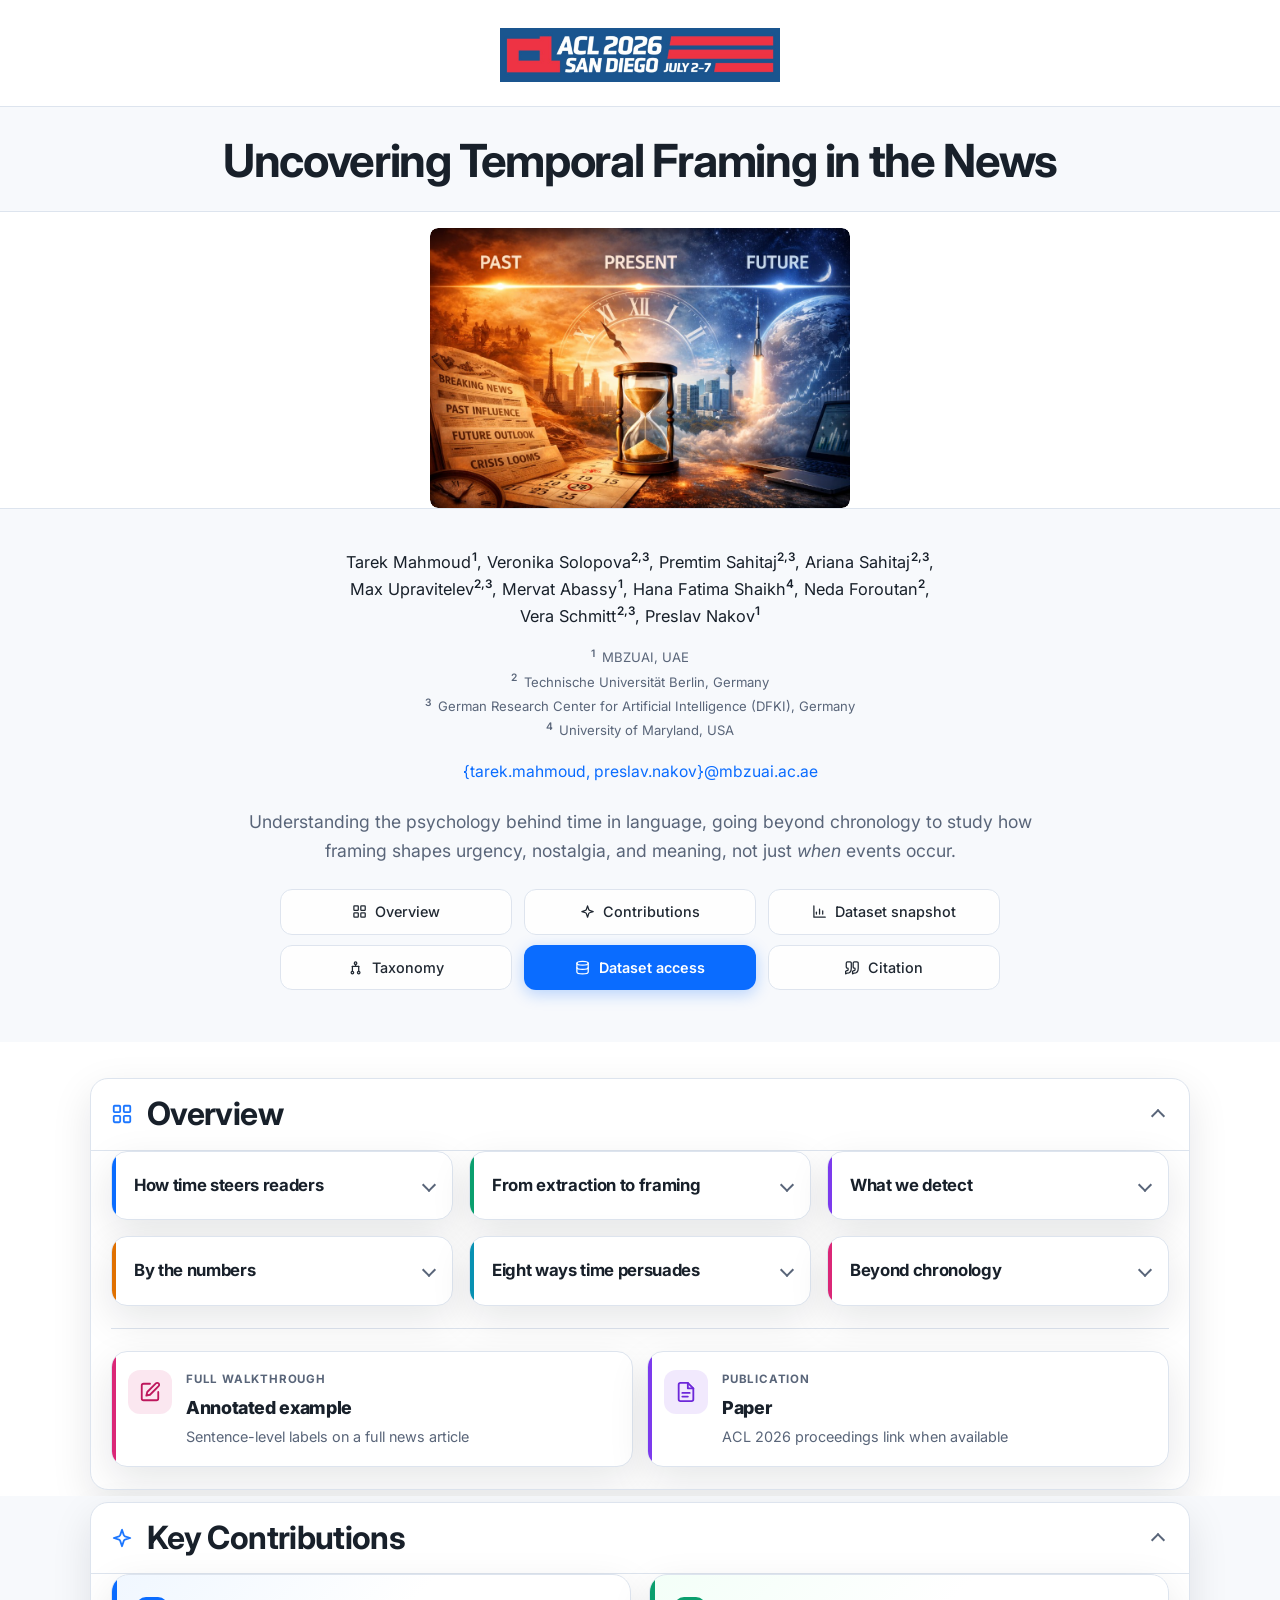
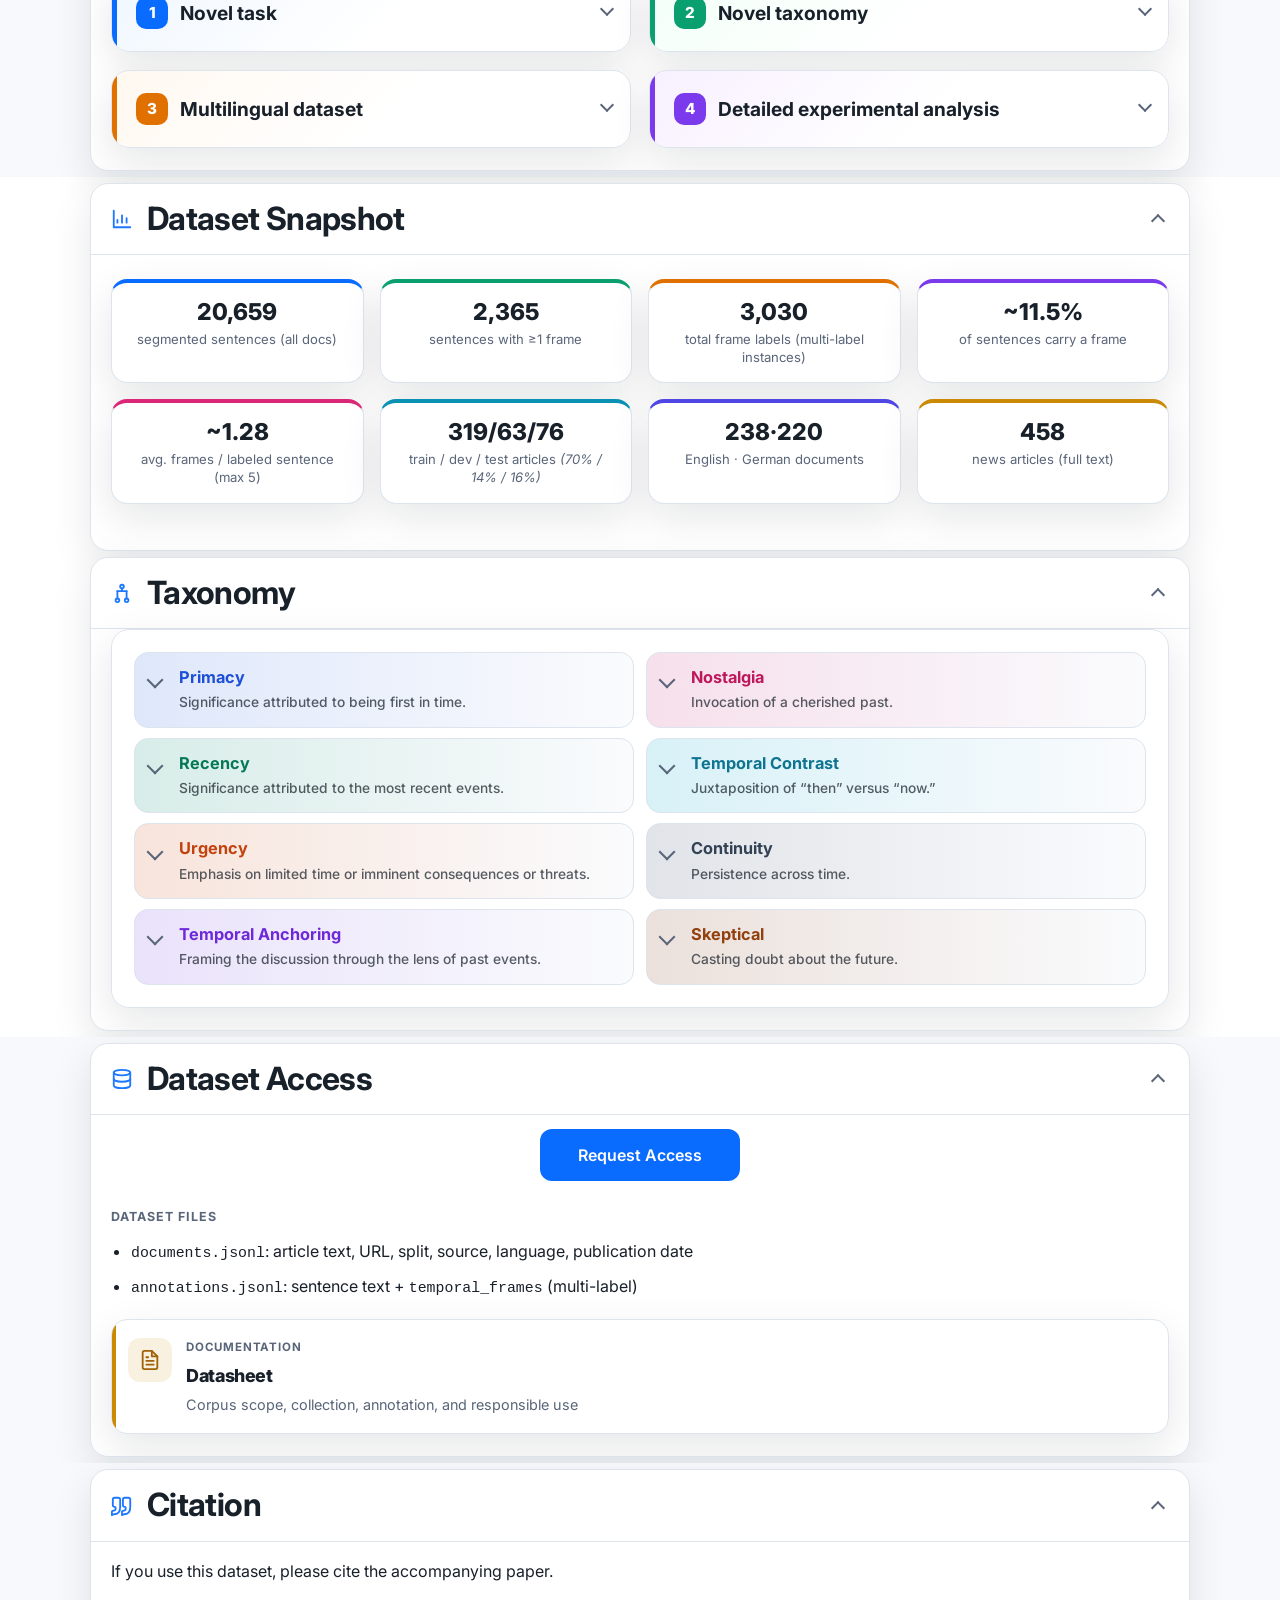
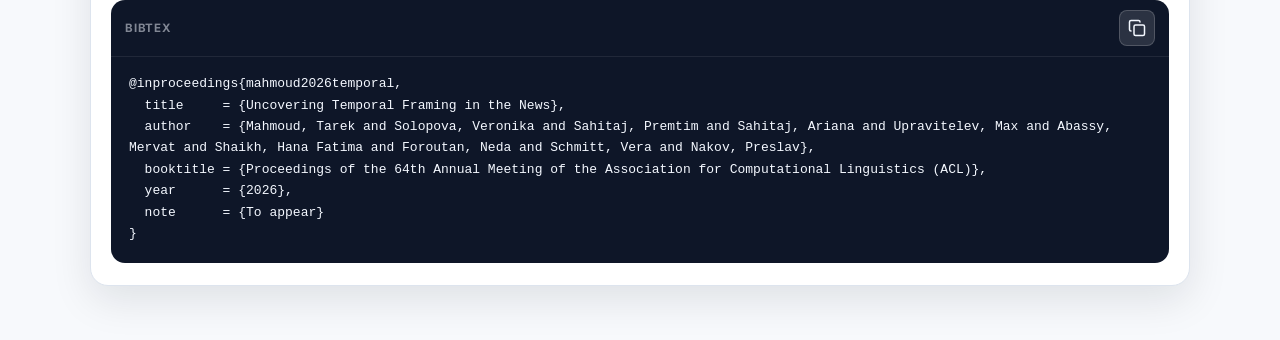
<file: docs/index.html>
<!DOCTYPE html>
<html lang="en">
<head>
  <meta charset="UTF-8" />
  <meta name="viewport" content="width=device-width, initial-scale=1.0" />
  <title>Temporal Framing in the News</title>
  <link rel="preconnect" href="https://fonts.googleapis.com">
  <link rel="preconnect" href="https://fonts.gstatic.com" crossorigin>
  <link href="https://fonts.googleapis.com/css2?family=Inter:wght@400;500;600;700;800&display=swap" rel="stylesheet">
  <link rel="stylesheet" href="styles.css" />
</head>
<body>
  <header class="hero">
    <div class="hero-brand">
      <div class="container">
        <a
          class="hero-acl-banner-link"
          href="https://2026.aclweb.org/"
          target="_blank"
          rel="noopener noreferrer"
          aria-label="ACL 2026 conference website (opens in new tab)"
        >
          <img
            class="hero-acl-banner"
            src="assets/acl-2026-banner.png"
            alt="ACL 2026, San Diego, July 2–7"
            decoding="async"
            fetchpriority="high"
          />
        </a>
      </div>
    </div>
    <div class="hero-title-row">
      <div class="container">
        <h1 class="hero-title">Uncovering Temporal Framing in the News</h1>
      </div>
    </div>
    <div class="hero-art-wrap">
      <div class="hero-art-frame">
        <img
          class="hero-art"
          src="assets/temporal-framing-hero.png"
          alt="Illustration of temporal framing across past, present, and future"
          decoding="async"
          fetchpriority="high"
        />
      </div>
    </div>
    <div class="hero-lower">
      <div class="container">
        <p class="authors authors-line">
          Tarek Mahmoud<sup>1</sup>, Veronika Solopova<sup>2,3</sup>, Premtim Sahitaj<sup>2,3</sup>, Ariana Sahitaj<sup>2,3</sup>,<br />
          Max Upravitelev<sup>2,3</sup>, Mervat Abassy<sup>1</sup>, Hana Fatima Shaikh<sup>4</sup>, Neda Foroutan<sup>2</sup>,<br />
          Vera Schmitt<sup>2,3</sup>, Preslav Nakov<sup>1</sup>
        </p>

        <div class="affil-wrap">
          <p class="affil-line"><sup>1</sup> MBZUAI, UAE</p>
          <p class="affil-line"><sup>2</sup> Technische Universität Berlin, Germany</p>
          <p class="affil-line"><sup>3</sup> German Research Center for Artificial Intelligence (DFKI), Germany</p>
          <p class="affil-line"><sup>4</sup> University of Maryland, USA</p>
        </div>

        <p class="hero-email">
          <a href="mailto:tarek.mahmoud@mbzuai.ac.ae,preslav.nakov@mbzuai.ac.ae">{tarek.mahmoud, preslav.nakov}@mbzuai.ac.ae</a>
        </p>

        <p class="subtitle">
          Understanding the psychology behind time in language, going beyond chronology to study how framing shapes urgency, nostalgia, and meaning, not just <em>when</em> events occur.
        </p>

        <nav class="hero-nav" aria-label="Page navigation">
          <a class="btn btn-secondary btn-hero-quiet" href="#overview">
            <svg class="btn-icon" xmlns="http://www.w3.org/2000/svg" width="18" height="18" viewBox="0 0 24 24" fill="none" stroke="currentColor" stroke-width="2" stroke-linecap="round" stroke-linejoin="round" aria-hidden="true"><rect width="7" height="7" x="3" y="3" rx="1"/><rect width="7" height="7" x="14" y="3" rx="1"/><rect width="7" height="7" x="14" y="14" rx="1"/><rect width="7" height="7" x="3" y="14" rx="1"/></svg>
            Overview
          </a>
          <a class="btn btn-secondary btn-hero-quiet" href="#contributions">
            <svg class="btn-icon" xmlns="http://www.w3.org/2000/svg" width="18" height="18" viewBox="0 0 24 24" fill="none" stroke="currentColor" stroke-width="2" stroke-linecap="round" stroke-linejoin="round" aria-hidden="true"><path d="m12 3-1.9 5.8a2 2 0 0 1-1.3 1.3L3 12l5.8 1.9a2 2 0 0 1 1.3 1.3L12 21l1.9-5.8a2 2 0 0 1 1.3-1.3L21 12l-5.8-1.9a2 2 0 0 1-1.3-1.3L12 3Z"/></svg>
            Contributions
          </a>
          <a class="btn btn-secondary btn-hero-quiet" href="#dataset-snapshot">
            <svg class="btn-icon" xmlns="http://www.w3.org/2000/svg" width="18" height="18" viewBox="0 0 24 24" fill="none" stroke="currentColor" stroke-width="2" stroke-linecap="round" stroke-linejoin="round" aria-hidden="true"><path d="M3 3v18h18"/><path d="M7 16v-3"/><path d="M12 16v-8"/><path d="M17 16v-5"/></svg>
            Dataset snapshot
          </a>
          <a class="btn btn-secondary btn-hero-quiet" href="#taxonomy">
            <svg class="btn-icon" xmlns="http://www.w3.org/2000/svg" width="18" height="18" viewBox="0 0 24 24" fill="none" stroke="currentColor" stroke-width="2" stroke-linecap="round" stroke-linejoin="round" aria-hidden="true"><circle cx="12" cy="5" r="2" fill="none" stroke="currentColor" stroke-width="2"/><path d="M12 7v3"/><path d="M7 10h10"/><path d="M7 10v8"/><path d="M17 10v8"/><circle cx="7" cy="20" r="2" fill="none" stroke="currentColor" stroke-width="2"/><circle cx="17" cy="20" r="2" fill="none" stroke="currentColor" stroke-width="2"/></svg>
            Taxonomy
          </a>
          <a class="btn btn-primary btn-hero-dataset" href="#access">
            <svg class="btn-icon" xmlns="http://www.w3.org/2000/svg" width="18" height="18" viewBox="0 0 24 24" fill="none" stroke="currentColor" stroke-width="2" stroke-linecap="round" stroke-linejoin="round" aria-hidden="true"><ellipse cx="12" cy="5" rx="9" ry="3"/><path d="M3 5v14c0 1.66 4 3 9 3s9-1.34 9-3V5"/><path d="M3 12c0 1.66 4 3 9 3s9-1.34 9-3"/></svg>
            Dataset access
          </a>
          <a class="btn btn-secondary btn-hero-quiet" href="#citation">
            <svg class="btn-icon" xmlns="http://www.w3.org/2000/svg" width="18" height="18" viewBox="0 0 24 24" fill="none" stroke="currentColor" stroke-width="2" stroke-linecap="round" stroke-linejoin="round" aria-hidden="true"><path d="M3 21c3 0 7-1 7-8V5c0-1.25-.756-2.017-2-2H4c-1.25 0-2 .75-2 1.972V11c0 1.25.75 2 2 2 1 0 1 0 1 1v1c0 1-1 2-2 2s-1 .008-2 1.031V22ZM14 21c3 0 7-1 7-8V5c0-1.25-.756-2.017-2-2h-4c-1.25 0-2 .75-2 1.972V11c0 1.25.75 2 2 2 1 0 1 0 1 1v1c0 1-1 2-2 2s-1 .008-2 1.031V22Z"/></svg>
            Citation
          </a>
        </nav>
      </div>
    </div>
  </header>

  <main>
    <section class="section" id="overview">
      <div class="container">
        <details class="section-details" open>
          <summary class="section-summary">
            <svg class="section-summary-icon" xmlns="http://www.w3.org/2000/svg" width="22" height="22" viewBox="0 0 24 24" fill="none" stroke="currentColor" stroke-width="2" stroke-linecap="round" stroke-linejoin="round" aria-hidden="true"><rect width="7" height="7" x="3" y="3" rx="1"/><rect width="7" height="7" x="14" y="3" rx="1"/><rect width="7" height="7" x="14" y="14" rx="1"/><rect width="7" height="7" x="3" y="14" rx="1"/></svg>
            <h2>Overview</h2>
          </summary>
          <div class="section-details-body">
        <div class="overview-grid" role="list">
          <details class="overview-tile overview-tile--a" role="listitem">
            <summary class="overview-tile-summary">
              <h3 class="overview-tile-title">How time steers readers</h3>
            </summary>
            <p class="overview-tile-text">The way time is <em>framed</em> in the news can induce urgency, nostalgia, or fear, and shape how readers interpret events (beyond factual chronology).</p>
          </details>
          <details class="overview-tile overview-tile--b" role="listitem">
            <summary class="overview-tile-summary">
              <h3 class="overview-tile-title">From extraction to framing</h3>
            </summary>
            <p class="overview-tile-text">Much temporal NLP focuses on <em>when</em> something happened (IE, tense, ordering) or coarse orientation (past vs. future). Less work treats time as <strong>persuasive framing</strong>.</p>
          </details>
          <details class="overview-tile overview-tile--c" role="listitem">
            <summary class="overview-tile-summary">
              <h3 class="overview-tile-title">What we detect</h3>
            </summary>
            <p class="overview-tile-text">Sentence-level <strong>multi-label</strong> detection of <em>temporal framing</em> under an 8-category theory-informed taxonomy.</p>
          </details>
          <details class="overview-tile overview-tile--d" role="listitem">
            <summary class="overview-tile-summary">
              <h3 class="overview-tile-title">By the numbers</h3>
            </summary>
            <p class="overview-tile-text"><strong>458</strong> articles · <strong>20,659</strong> segmented sentences · <strong>2,365</strong> sentences with ≥1 label · <strong>3,030</strong> frame instances (multi-label).</p>
          </details>
          <details class="overview-tile overview-tile--e" role="listitem">
            <summary class="overview-tile-summary">
              <h3 class="overview-tile-title">Eight ways time persuades</h3>
            </summary>
            <p class="overview-tile-text">Eight temporal frames (primacy, recency, urgency, temporal anchoring, nostalgia, temporal contrast, continuity, skeptical) capture how language uses time for persuasion.<br />
            See the <a href="#taxonomy">Taxonomy</a> section below for definitions, examples, and rhetorical functions.</p>
          </details>
          <details class="overview-tile overview-tile--f" role="listitem">
            <summary class="overview-tile-summary">
              <h3 class="overview-tile-title">Beyond chronology</h3>
            </summary>
            <p class="overview-tile-text">Time is more than ordering events: it is a <strong>rhetorical frame</strong> that shapes urgency, nostalgia, legitimacy, and how audiences weigh past, present, and future, often independently of tense or TIMEX-style extraction. Computational temporal framing supports <strong>media profiling</strong>, <strong>stance and narrative analysis</strong>, and <strong>cross-lingual comparison</strong> of strategies across outlets and events; the same lens applies in <strong>political communication</strong>, <strong>crisis reporting</strong>, and <strong>health messaging</strong>, where temporal appeals routinely steer interpretation and decision-making.</p>
          </details>
        </div>
        <div class="overview-spotlight" role="group" aria-label="Annotated example and ACL paper">
          <a class="overview-spotlight-tile overview-spotlight-tile--annotated" href="annotated-example.html">
            <span class="overview-spotlight-icon" aria-hidden="true">
              <svg xmlns="http://www.w3.org/2000/svg" width="22" height="22" viewBox="0 0 24 24" fill="none" stroke="currentColor" stroke-width="2" stroke-linecap="round" stroke-linejoin="round"><path d="M12 3H5a2 2 0 0 0-2 2v14a2 2 0 0 0 2 2h14a2 2 0 0 0 2-2v-7"/><path d="M18.375 2.625a2.121 2.121 0 1 1 3 3L12 15l-4 1 1-4Z"/></svg>
            </span>
            <span class="overview-spotlight-copy">
              <span class="overview-spotlight-kicker">Full walkthrough</span>
              <span class="overview-spotlight-title">Annotated example</span>
              <span class="overview-spotlight-desc">Sentence-level labels on a full news article</span>
            </span>
          </a>
          <button type="button" class="overview-spotlight-tile overview-spotlight-tile--paper js-open-paper" id="openPaper">
            <span class="overview-spotlight-icon" aria-hidden="true">
              <svg xmlns="http://www.w3.org/2000/svg" width="22" height="22" viewBox="0 0 24 24" fill="none" stroke="currentColor" stroke-width="2" stroke-linecap="round" stroke-linejoin="round"><path d="M14 2H6a2 2 0 0 0-2 2v16a2 2 0 0 0 2 2h12a2 2 0 0 0 2-2V8z"/><path d="M14 2v6h6"/><path d="M8 13h8"/><path d="M8 17h6"/></svg>
            </span>
            <span class="overview-spotlight-copy">
              <span class="overview-spotlight-kicker">Publication</span>
              <span class="overview-spotlight-title">Paper</span>
              <span class="overview-spotlight-desc">ACL 2026 proceedings link when available</span>
            </span>
          </button>
        </div>
          </div>
        </details>
      </div>
    </section>

    <section class="section alt" id="contributions">
      <div class="container">
        <details class="section-details" open>
          <summary class="section-summary">
            <svg class="section-summary-icon" xmlns="http://www.w3.org/2000/svg" width="22" height="22" viewBox="0 0 24 24" fill="none" stroke="currentColor" stroke-width="2" stroke-linecap="round" stroke-linejoin="round" aria-hidden="true"><path d="m12 3-1.9 5.8a2 2 0 0 1-1.3 1.3L3 12l5.8 1.9a2 2 0 0 1 1.3 1.3L12 21l1.9-5.8a2 2 0 0 1 1.3-1.3L21 12l-5.8-1.9a2 2 0 0 1-1.3-1.3L12 3Z"/></svg>
            <h2>Key Contributions</h2>
          </summary>
          <div class="section-details-body">
        <ol class="contrib-grid">
          <li>
            <details class="contrib-card contrib-card--1">
              <summary class="contrib-summary">
                <span class="contrib-num">1</span>
                <h3>Novel task</h3>
              </summary>
              <ul>
                <li>Bridges temporal NLP with <strong>cognitive &amp; social-science</strong> framing: <em>why</em> time is invoked, not only <em>when</em> events occur.</li>
                <li><strong>Sentence-level</strong> multi-label targets: finer than document-only framing, richer than coarse past/future orientation.</li>
              </ul>
            </details>
          </li>
          <li>
            <details class="contrib-card contrib-card--2">
              <summary class="contrib-summary">
                <span class="contrib-num">2</span>
                <h3>Novel taxonomy</h3>
              </summary>
              <ul>
                <li>Distinct rhetorical “uses of time” (e.g. urgency vs. nostalgia).</li>
                <li>The taxonomy is <strong>grounded in social-science theory</strong> on framing and temporality, not an ad hoc label set.</li>
              </ul>
            </details>
          </li>
          <li>
            <details class="contrib-card contrib-card--3">
              <summary class="contrib-summary">
                <span class="contrib-num">3</span>
                <h3>Multilingual dataset</h3>
              </summary>
              <ul>
                <li><strong>458</strong> docs: <strong>238</strong> EN · <strong>220</strong> DE; splits <strong>319</strong> / <strong>63</strong> / <strong>76</strong> (train / dev / test).</li>
                <li><strong>20,659</strong> segmented sentences; <strong>2,365</strong> labeled (sparse); <strong>335</strong> docs contain ≥1 labeled sentence.</li>
                <li><strong>High-quality human annotation</strong>: trained annotators (not crowdsourced), shared written guidelines, weekly calibration, adjudication in INCEpTION; agreement measured with Krippendorff’s α (reported in the paper).</li>
                <li>The paper gives a <strong>detailed corpus analysis</strong>, including <strong>lexical</strong> patterns and <strong>co-occurrence</strong> of frames: how often frames combine, and how they distribute across languages and splits.</li>
              </ul>
            </details>
          </li>
          <li>
            <details class="contrib-card contrib-card--4">
              <summary class="contrib-summary">
                <span class="contrib-num">4</span>
                <h3>Detailed experimental analysis</h3>
              </summary>
              <ul>
                <li>Baselines span <strong>encoder fine-tuning</strong> (e.g. <strong>XLM-R</strong>, <strong>DeBERTa</strong>-class models, <strong>LLaMA</strong>, <strong>Qwen</strong>) and <strong>LLM zero-shot / in-context</strong> settings, evaluated on the fixed <strong>319/63/76</strong> splits with multi-label <strong>micro/macro F1</strong>.</li>
                <li>Fine-tuned smaller models can <strong>strongly outperform</strong> much larger zero-shot models; supervised <strong>XLM-R</strong> sits above the plotted <strong>GPT-5.2</strong> reference line, while zero-shot performance scales only modestly with model size.</li>
              </ul>
              <figure class="contrib-figure">
                <img
                  src="assets/benchmark-micro-f1.png"
                  alt="Scatter plot: Micro-F1 versus model size (billions of parameters, log scale). Blue circles are zero-shot models; red squares are supervised fine-tuned models. A horizontal dashed line marks GPT-5.2. Fine-tuned Qwen3-8B and LLaMA-3.1-8B achieve the highest Micro-F1; XLM-R outperforms zero-shot LLMs including large Qwen variants."
                  loading="lazy"
                  decoding="async"
                />
                <figcaption class="contrib-figure-caption">Micro-F1 vs. model size (log scale): <strong>zero-shot</strong> (circles) vs. <strong>supervised fine-tuning</strong> (squares). See the paper for full experimental setup and numbers.</figcaption>
              </figure>
            </details>
          </li>
        </ol>
          </div>
        </details>
      </div>
    </section>

    <section class="section">
      <div class="container">
        <details class="section-details" open>
          <summary class="section-summary">
            <svg class="section-summary-icon" xmlns="http://www.w3.org/2000/svg" width="22" height="22" viewBox="0 0 24 24" fill="none" stroke="currentColor" stroke-width="2" stroke-linecap="round" stroke-linejoin="round" aria-hidden="true"><path d="M3 3v18h18"/><path d="M7 16v-3"/><path d="M12 16v-8"/><path d="M17 16v-5"/></svg>
            <h2 id="dataset-snapshot">Dataset Snapshot</h2>
          </summary>
          <div class="section-details-body">
        <div class="stats stats-wide">
          <div class="stat stat--a"><span class="stat-value">20,659</span><span class="stat-label">segmented sentences (all docs)</span></div>
          <div class="stat stat--b"><span class="stat-value">2,365</span><span class="stat-label">sentences with ≥1 frame</span></div>
          <div class="stat stat--c"><span class="stat-value">3,030</span><span class="stat-label">total frame labels (multi-label instances)</span></div>
          <div class="stat stat--d"><span class="stat-value">~11.5%</span><span class="stat-label">of sentences carry a frame</span></div>
          <div class="stat stat--e"><span class="stat-value">~1.28</span><span class="stat-label">avg. frames / labeled sentence (max 5)</span></div>
          <div class="stat stat--f"><span class="stat-value">319/63/76</span><span class="stat-label">train / dev / test articles <em>(70% / 14% / 16%)</em></span></div>
          <div class="stat stat--g"><span class="stat-value">238·220</span><span class="stat-label">English · German documents</span></div>
          <div class="stat stat--h"><span class="stat-value">458</span><span class="stat-label">news articles (full text)</span></div>
        </div>
          </div>
        </details>

        <details class="section-details" open>
          <summary class="section-summary">
            <svg class="section-summary-icon" xmlns="http://www.w3.org/2000/svg" width="22" height="22" viewBox="0 0 24 24" fill="none" stroke="currentColor" stroke-width="2" stroke-linecap="round" stroke-linejoin="round" aria-hidden="true"><circle cx="12" cy="5" r="2" fill="none" stroke="currentColor" stroke-width="2"/><path d="M12 7v3"/><path d="M7 10h10"/><path d="M7 10v8"/><path d="M17 10v8"/><circle cx="7" cy="20" r="2" fill="none" stroke="currentColor" stroke-width="2"/><circle cx="17" cy="20" r="2" fill="none" stroke="currentColor" stroke-width="2"/></svg>
            <h2 id="taxonomy">Taxonomy</h2>
          </summary>
          <div class="section-details-body">
        <div class="card card--frames">
            <div class="frame-list">
                        <div class="frame-grid">
            <div class="frame-grid-col">
              <details class="frame-details frame-details--primacy">
                <summary class="frame-summary frame-summary--rich">
                  <span class="fs-title">Primacy</span>
                  <span class="fs-lede">Significance attributed to being first in time.</span>
                </summary>
                <div class="frame-body frame-body--nested">
                  <details class="nest-block nest-block--def">
                    <summary class="nest-summary nest-summary--def"><span class="nest-summary-inner"><svg class="nest-icon" xmlns="http://www.w3.org/2000/svg" width="18" height="18" viewBox="0 0 24 24" fill="none" stroke="currentColor" stroke-width="2" stroke-linecap="round" stroke-linejoin="round" aria-hidden="true"><path d="M4 19.5A2.5 2.5 0 0 1 6.5 17H20"/><path d="M6.5 2H20v20H6.5A2.5 2.5 0 0 1 4 19.5v-15A2.5 2.5 0 0 1 6.5 2z"/></svg><span class="nest-summary-label">Detailed definition</span></span></summary>
                    <div class="nest-body"><em>Primacy framing assigns significance to temporal precedence, treating leading positions as inherently meaningful. The precedence may be absolute in time (e.g., “the earliest case ever” or “first since the beginning of the record”) or relative to a bounded interval (e.g., “the earliest this year,” “first in this decade,” or “first under this administration”).</em></div>
                  </details>
                  <details class="nest-block nest-block--rhet">
                    <summary class="nest-summary nest-summary--rhet"><span class="nest-summary-inner"><svg class="nest-icon" xmlns="http://www.w3.org/2000/svg" width="18" height="18" viewBox="0 0 24 24" fill="none" stroke="currentColor" stroke-width="2" stroke-linecap="round" stroke-linejoin="round" aria-hidden="true"><path d="M21 15a2 2 0 0 1-2 2H7l-4 4V5a2 2 0 0 1 2-2h14a2 2 0 0 1 2 2z"/></svg><span class="nest-summary-label">Rhetorical function</span></span></summary>
                    <div class="nest-body"><em>It converts the mere chronology of being first in time into persuasive force, establishing authority, legitimacy, or caution.</em></div>
                  </details>
                  <details class="nest-block nest-block--pos">
                    <summary class="nest-summary nest-summary--pos"><span class="nest-summary-inner"><svg class="nest-icon" xmlns="http://www.w3.org/2000/svg" width="18" height="18" viewBox="0 0 24 24" fill="none" stroke="currentColor" stroke-width="2" stroke-linecap="round" stroke-linejoin="round" aria-hidden="true"><path d="M22 11.08V12a10 10 0 1 1-5.93-9.14"/><path d="m9 12 2 2 4-4"/></svg><span class="nest-summary-label">Positive examples</span></span></summary>
                    <div class="ex-accordion">
                      <details class="ex-item ex-item--pos">
                        <summary class="ex-sum" title="Expand to show reasoning">
                          <span class="ex-sum-quote">“As the first city to adopt this policy, we set the standard for the region.”</span>
                          <span class="ex-explain-chip">Explain</span>
                        </summary>
                        <p class="ex-expl">Being first is explicitly linked to leadership and legitimacy, making temporal precedence the persuasive force.</p>
                      </details>
                      <details class="ex-item ex-item--pos">
                        <summary class="ex-sum" title="Expand to show reasoning">
                          <span class="ex-sum-quote">“The collapse of the bank unsettled confidence in the markets to unprecedented levels.”</span>
                          <span class="ex-explain-chip">Explain</span>
                        </summary>
                        <p class="ex-expl">Low market confidence is framed as without precedent, amplifying the perceived danger of the bank’s collapse.</p>
                      </details>
                    </div>
                  </details>
                  <details class="nest-block nest-block--neg">
                    <summary class="nest-summary nest-summary--neg"><span class="nest-summary-inner"><svg class="nest-icon" xmlns="http://www.w3.org/2000/svg" width="18" height="18" viewBox="0 0 24 24" fill="none" stroke="currentColor" stroke-width="2" stroke-linecap="round" stroke-linejoin="round" aria-hidden="true"><circle cx="12" cy="12" r="10"/><path d="M8 12h8"/></svg><span class="nest-summary-label">Negative examples</span></span></summary>
                    <div class="ex-accordion">
                      <details class="ex-item ex-item--neg">
                        <summary class="ex-sum" title="Expand to show reasoning">
                          <span class="ex-sum-quote">“The vaccine was approved first.”</span>
                          <span class="ex-explain-chip">Explain</span>
                        </summary>
                        <p class="ex-expl">Taken in isolation, this is a chronological report; it does not claim that being first entails special significance. However, if being first plays a persuasive role when the surrounding context is taken into account, then the same sentence could function as primacy framing.</p>
                      </details>
                      <details class="ex-item ex-item--neg">
                        <summary class="ex-sum" title="Expand to show reasoning">
                          <span class="ex-sum-quote">“The best-performing vaccine won praise.”</span>
                          <span class="ex-explain-chip">Explain</span>
                        </summary>
                        <p class="ex-expl">The praise is grounded in quality (performance), not temporal primacy; it resembles primacy in a general sense but lacks the temporal element.</p>
                      </details>
                    </div>
                  </details>
                </div>
              </details>
              <details class="frame-details frame-details--recency">
                <summary class="frame-summary frame-summary--rich">
                  <span class="fs-title">Recency</span>
                  <span class="fs-lede">Significance attributed to the most recent events.</span>
                </summary>
                <div class="frame-body frame-body--nested">
                  <details class="nest-block nest-block--def">
                    <summary class="nest-summary nest-summary--def"><span class="nest-summary-inner"><svg class="nest-icon" xmlns="http://www.w3.org/2000/svg" width="18" height="18" viewBox="0 0 24 24" fill="none" stroke="currentColor" stroke-width="2" stroke-linecap="round" stroke-linejoin="round" aria-hidden="true"><path d="M4 19.5A2.5 2.5 0 0 1 6.5 17H20"/><path d="M6.5 2H20v20H6.5A2.5 2.5 0 0 1 4 19.5v-15A2.5 2.5 0 0 1 6.5 2z"/></svg><span class="nest-summary-label">Detailed definition</span></span></summary>
                    <div class="nest-body"><em>Recency framing attributes significance to temporal proximity, treating the latest events as inherently meaningful. The proximity may be absolute in time (e.g., “the most recent ever,” “latest on record”), relative to a bounded interval (e.g., “latest this year,” “most recent this quarter,” “latest under this administration”), or anchored to a salient event (e.g., “just hours after the event,” “a few days after the ceasefire”) where closeness to that event is presented as meaningful.</em></div>
                  </details>
                  <details class="nest-block nest-block--rhet">
                    <summary class="nest-summary nest-summary--rhet"><span class="nest-summary-inner"><svg class="nest-icon" xmlns="http://www.w3.org/2000/svg" width="18" height="18" viewBox="0 0 24 24" fill="none" stroke="currentColor" stroke-width="2" stroke-linecap="round" stroke-linejoin="round" aria-hidden="true"><path d="M21 15a2 2 0 0 1-2 2H7l-4 4V5a2 2 0 0 1 2-2h14a2 2 0 0 1 2 2z"/></svg><span class="nest-summary-label">Rhetorical function</span></span></summary>
                    <div class="nest-body"><em>It seizes attention through temporal proximity, subtly displaces older evidence without needing to disprove it, or pressures audiences to accept arguments as timely and relevant.</em></div>
                  </details>
                  <details class="nest-block nest-block--pos">
                    <summary class="nest-summary nest-summary--pos"><span class="nest-summary-inner"><svg class="nest-icon" xmlns="http://www.w3.org/2000/svg" width="18" height="18" viewBox="0 0 24 24" fill="none" stroke="currentColor" stroke-width="2" stroke-linecap="round" stroke-linejoin="round" aria-hidden="true"><path d="M22 11.08V12a10 10 0 1 1-5.93-9.14"/><path d="m9 12 2 2 4-4"/></svg><span class="nest-summary-label">Positive examples</span></span></summary>
                    <div class="ex-accordion">
                      <details class="ex-item ex-item--pos">
                        <summary class="ex-sum" title="Expand to show reasoning">
                          <span class="ex-sum-quote">“Today’s figures matter most for judging performance.”</span>
                          <span class="ex-explain-chip">Explain</span>
                        </summary>
                        <p class="ex-expl">Freshness is explicitly framed as the reason for relevance.</p>
                      </details>
                      <details class="ex-item ex-item--pos">
                        <summary class="ex-sum" title="Expand to show reasoning">
                          <span class="ex-sum-quote">“Just released footage shows what really happened.”</span>
                          <span class="ex-explain-chip">Explain</span>
                        </summary>
                        <p class="ex-expl">The recency of the footage is used as proof of accuracy and priority.</p>
                      </details>
                    </div>
                  </details>
                  <details class="nest-block nest-block--neg">
                    <summary class="nest-summary nest-summary--neg"><span class="nest-summary-inner"><svg class="nest-icon" xmlns="http://www.w3.org/2000/svg" width="18" height="18" viewBox="0 0 24 24" fill="none" stroke="currentColor" stroke-width="2" stroke-linecap="round" stroke-linejoin="round" aria-hidden="true"><circle cx="12" cy="12" r="10"/><path d="M8 12h8"/></svg><span class="nest-summary-label">Negative examples</span></span></summary>
                    <div class="ex-accordion">
                      <details class="ex-item ex-item--neg">
                        <summary class="ex-sum" title="Expand to show reasoning">
                          <span class="ex-sum-quote">“A recent poll shows that 60% of voters support the policy.”</span>
                          <span class="ex-explain-chip">Explain</span>
                        </summary>
                        <p class="ex-expl">Although temporally recent, this is straightforward factual reporting rather than a persuasive appeal to recency.</p>
                      </details>
                      <details class="ex-item ex-item--neg">
                        <summary class="ex-sum" title="Expand to show reasoning">
                          <span class="ex-sum-quote">“In a recent speech, a respected senator criticized the plan and rightfully so.”</span>
                          <span class="ex-explain-chip">Explain</span>
                        </summary>
                        <p class="ex-expl">Although it mentions recency, the persuasive force comes from the senator’s authority and opinion rather than the timing. The temporal marker is incidental, not persuasive.</p>
                      </details>
                    </div>
                  </details>
                </div>
              </details>
              <details class="frame-details frame-details--urgency">
                <summary class="frame-summary frame-summary--rich">
                  <span class="fs-title">Urgency</span>
                  <span class="fs-lede">Emphasis on limited time or imminent consequences or threats.</span>
                </summary>
                <div class="frame-body frame-body--nested">
                  <details class="nest-block nest-block--def">
                    <summary class="nest-summary nest-summary--def"><span class="nest-summary-inner"><svg class="nest-icon" xmlns="http://www.w3.org/2000/svg" width="18" height="18" viewBox="0 0 24 24" fill="none" stroke="currentColor" stroke-width="2" stroke-linecap="round" stroke-linejoin="round" aria-hidden="true"><path d="M4 19.5A2.5 2.5 0 0 1 6.5 17H20"/><path d="M6.5 2H20v20H6.5A2.5 2.5 0 0 1 4 19.5v-15A2.5 2.5 0 0 1 6.5 2z"/></svg><span class="nest-summary-label">Detailed definition</span></span></summary>
                    <div class="nest-body"><em>Urgency framing creates a sense of immediacy or imminence by emphasizing limited time, decisive moments, ticking clocks, last chances, ultimatums, or imminent threats.</em></div>
                  </details>
                  <details class="nest-block nest-block--rhet">
                    <summary class="nest-summary nest-summary--rhet"><span class="nest-summary-inner"><svg class="nest-icon" xmlns="http://www.w3.org/2000/svg" width="18" height="18" viewBox="0 0 24 24" fill="none" stroke="currentColor" stroke-width="2" stroke-linecap="round" stroke-linejoin="round" aria-hidden="true"><path d="M21 15a2 2 0 0 1-2 2H7l-4 4V5a2 2 0 0 1 2-2h14a2 2 0 0 1 2 2z"/></svg><span class="nest-summary-label">Rhetorical function</span></span></summary>
                    <div class="nest-body"><em>It depicts situations as temporally constrained or approaching a critical moment in order to heighten perceived stakes and pressure, or call for immediate action.</em></div>
                  </details>
                  <details class="nest-block nest-block--pos">
                    <summary class="nest-summary nest-summary--pos"><span class="nest-summary-inner"><svg class="nest-icon" xmlns="http://www.w3.org/2000/svg" width="18" height="18" viewBox="0 0 24 24" fill="none" stroke="currentColor" stroke-width="2" stroke-linecap="round" stroke-linejoin="round" aria-hidden="true"><path d="M22 11.08V12a10 10 0 1 1-5.93-9.14"/><path d="m9 12 2 2 4-4"/></svg><span class="nest-summary-label">Positive examples</span></span></summary>
                    <div class="ex-accordion">
                      <details class="ex-item ex-item--pos">
                        <summary class="ex-sum" title="Expand to show reasoning">
                          <span class="ex-sum-quote">“Congress must act within 72 hours to prevent a government shutdown.”</span>
                          <span class="ex-explain-chip">Explain</span>
                        </summary>
                        <p class="ex-expl">A specific deadline creates immediacy and pressure for political decision-making.</p>
                      </details>
                      <details class="ex-item ex-item--pos">
                        <summary class="ex-sum" title="Expand to show reasoning">
                          <span class="ex-sum-quote">“This election is the defining moment for our nation’s future.”</span>
                          <span class="ex-explain-chip">Explain</span>
                        </summary>
                        <p class="ex-expl">Frames the present moment as uniquely decisive and urgent.</p>
                      </details>
                    </div>
                  </details>
                  <details class="nest-block nest-block--neg">
                    <summary class="nest-summary nest-summary--neg"><span class="nest-summary-inner"><svg class="nest-icon" xmlns="http://www.w3.org/2000/svg" width="18" height="18" viewBox="0 0 24 24" fill="none" stroke="currentColor" stroke-width="2" stroke-linecap="round" stroke-linejoin="round" aria-hidden="true"><circle cx="12" cy="12" r="10"/><path d="M8 12h8"/></svg><span class="nest-summary-label">Negative examples</span></span></summary>
                    <div class="ex-accordion">
                      <details class="ex-item ex-item--neg">
                        <summary class="ex-sum" title="Expand to show reasoning">
                          <span class="ex-sum-quote">“Most voters say healthcare is an important issue.”</span>
                          <span class="ex-explain-chip">Explain</span>
                        </summary>
                        <p class="ex-expl">Conveys significance, but without compressed time or urgency.</p>
                      </details>
                      <details class="ex-item ex-item--neg">
                        <summary class="ex-sum" title="Expand to show reasoning">
                          <span class="ex-sum-quote">“Only a limited number of senators support the bill.”</span>
                          <span class="ex-explain-chip">Explain</span>
                        </summary>
                        <p class="ex-expl">Indicates scarcity of support, but not temporal scarcity; no deadline or ticking clock.</p>
                      </details>
                    </div>
                  </details>
                </div>
              </details>
              <details class="frame-details frame-details--anchoring">
                <summary class="frame-summary frame-summary--rich">
                  <span class="fs-title">Temporal Anchoring</span>
                  <span class="fs-lede">Framing the discussion through the lens of past events.</span>
                </summary>
                <div class="frame-body frame-body--nested">
                  <details class="nest-block nest-block--def">
                    <summary class="nest-summary nest-summary--def"><span class="nest-summary-inner"><svg class="nest-icon" xmlns="http://www.w3.org/2000/svg" width="18" height="18" viewBox="0 0 24 24" fill="none" stroke="currentColor" stroke-width="2" stroke-linecap="round" stroke-linejoin="round" aria-hidden="true"><path d="M4 19.5A2.5 2.5 0 0 1 6.5 17H20"/><path d="M6.5 2H20v20H6.5A2.5 2.5 0 0 1 4 19.5v-15A2.5 2.5 0 0 1 6.5 2z"/></svg><span class="nest-summary-label">Detailed definition</span></span></summary>
                    <div class="nest-body"><em>Temporal anchoring frames the discussion through the lens of past events that serve as interpretive anchors.</em></div>
                  </details>
                  <details class="nest-block nest-block--rhet">
                    <summary class="nest-summary nest-summary--rhet"><span class="nest-summary-inner"><svg class="nest-icon" xmlns="http://www.w3.org/2000/svg" width="18" height="18" viewBox="0 0 24 24" fill="none" stroke="currentColor" stroke-width="2" stroke-linecap="round" stroke-linejoin="round" aria-hidden="true"><path d="M21 15a2 2 0 0 1-2 2H7l-4 4V5a2 2 0 0 1 2-2h14a2 2 0 0 1 2 2z"/></svg><span class="nest-summary-label">Rhetorical function</span></span></summary>
                    <div class="nest-body"><em>It activates shared memory and emotional resonance, using familiar reference points to legitimize current perspectives or priorities, or to bias interpretation through invocation of certain events in the past.</em></div>
                  </details>
                  <details class="nest-block nest-block--pos">
                    <summary class="nest-summary nest-summary--pos"><span class="nest-summary-inner"><svg class="nest-icon" xmlns="http://www.w3.org/2000/svg" width="18" height="18" viewBox="0 0 24 24" fill="none" stroke="currentColor" stroke-width="2" stroke-linecap="round" stroke-linejoin="round" aria-hidden="true"><path d="M22 11.08V12a10 10 0 1 1-5.93-9.14"/><path d="m9 12 2 2 4-4"/></svg><span class="nest-summary-label">Positive examples</span></span></summary>
                    <div class="ex-accordion">
                      <details class="ex-item ex-item--pos">
                        <summary class="ex-sum" title="Expand to show reasoning">
                          <span class="ex-sum-quote">“We live in a post-9/11 world where national security must come first, and the congress must take immediate action.”</span>
                          <span class="ex-explain-chip">Explain</span>
                        </summary>
                        <p class="ex-expl">The landmark date frames a lasting shift in values and policy priorities.</p>
                      </details>
                      <details class="ex-item ex-item--pos">
                        <summary class="ex-sum" title="Expand to show reasoning">
                          <span class="ex-sum-quote">“This legislation represents the boldest reform since the New Deal.”</span>
                          <span class="ex-explain-chip">Explain</span>
                        </summary>
                        <p class="ex-expl">Frames present significance by situating it relative to a landmark era.</p>
                      </details>
                    </div>
                  </details>
                  <details class="nest-block nest-block--neg">
                    <summary class="nest-summary nest-summary--neg"><span class="nest-summary-inner"><svg class="nest-icon" xmlns="http://www.w3.org/2000/svg" width="18" height="18" viewBox="0 0 24 24" fill="none" stroke="currentColor" stroke-width="2" stroke-linecap="round" stroke-linejoin="round" aria-hidden="true"><circle cx="12" cy="12" r="10"/><path d="M8 12h8"/></svg><span class="nest-summary-label">Negative examples</span></span></summary>
                    <div class="ex-accordion">
                      <details class="ex-item ex-item--neg">
                        <summary class="ex-sum" title="Expand to show reasoning">
                          <span class="ex-sum-quote">“Security policies were tightened after 9/11.”</span>
                          <span class="ex-explain-chip">Explain</span>
                        </summary>
                        <p class="ex-expl">Merely states historical sequence.</p>
                      </details>
                      <details class="ex-item ex-item--neg">
                        <summary class="ex-sum" title="Expand to show reasoning">
                          <span class="ex-sum-quote">“We live in a world where national security must come first, and the congress must take immediate action.”</span>
                          <span class="ex-explain-chip">Explain</span>
                        </summary>
                        <p class="ex-expl">It is the same example from earlier, but the omission of the temporal reference to 9/11. So while it is persuasive, it is not anchored in time.</p>
                      </details>
                    </div>
                  </details>
                </div>
              </details>
            </div>
            <div class="frame-grid-col">
              <details class="frame-details frame-details--nostalgia">
                <summary class="frame-summary frame-summary--rich">
                  <span class="fs-title">Nostalgia</span>
                  <span class="fs-lede">Invocation of a cherished past.</span>
                </summary>
                <div class="frame-body frame-body--nested">
                  <details class="nest-block nest-block--def">
                    <summary class="nest-summary nest-summary--def"><span class="nest-summary-inner"><svg class="nest-icon" xmlns="http://www.w3.org/2000/svg" width="18" height="18" viewBox="0 0 24 24" fill="none" stroke="currentColor" stroke-width="2" stroke-linecap="round" stroke-linejoin="round" aria-hidden="true"><path d="M4 19.5A2.5 2.5 0 0 1 6.5 17H20"/><path d="M6.5 2H20v20H6.5A2.5 2.5 0 0 1 4 19.5v-15A2.5 2.5 0 0 1 6.5 2z"/></svg><span class="nest-summary-label">Detailed definition</span></span></summary>
                    <div class="nest-body"><em>Nostalgia framing invokes a cherished past as an ideal or standard for the present or future.</em></div>
                  </details>
                  <details class="nest-block nest-block--rhet">
                    <summary class="nest-summary nest-summary--rhet"><span class="nest-summary-inner"><svg class="nest-icon" xmlns="http://www.w3.org/2000/svg" width="18" height="18" viewBox="0 0 24 24" fill="none" stroke="currentColor" stroke-width="2" stroke-linecap="round" stroke-linejoin="round" aria-hidden="true"><path d="M21 15a2 2 0 0 1-2 2H7l-4 4V5a2 2 0 0 1 2-2h14a2 2 0 0 1 2 2z"/></svg><span class="nest-summary-label">Rhetorical function</span></span></summary>
                    <div class="nest-body"><em>It activates a sense of identity and belonging, calls for restoration and frames it as progress, and softens resistance to a familiar past.</em></div>
                  </details>
                  <details class="nest-block nest-block--pos">
                    <summary class="nest-summary nest-summary--pos"><span class="nest-summary-inner"><svg class="nest-icon" xmlns="http://www.w3.org/2000/svg" width="18" height="18" viewBox="0 0 24 24" fill="none" stroke="currentColor" stroke-width="2" stroke-linecap="round" stroke-linejoin="round" aria-hidden="true"><path d="M22 11.08V12a10 10 0 1 1-5.93-9.14"/><path d="m9 12 2 2 4-4"/></svg><span class="nest-summary-label">Positive examples</span></span></summary>
                    <div class="ex-accordion">
                      <details class="ex-item ex-item--pos">
                        <summary class="ex-sum" title="Expand to show reasoning">
                          <span class="ex-sum-quote">“We must return to the prosperity of the postwar years.”</span>
                          <span class="ex-explain-chip">Explain</span>
                        </summary>
                        <p class="ex-expl">Frames a remembered era of economic success as the standard for present policy.</p>
                      </details>
                      <details class="ex-item ex-item--pos">
                        <summary class="ex-sum" title="Expand to show reasoning">
                          <span class="ex-sum-quote">“We need to revive the spirit of bipartisanship that once defined Congress.”</span>
                          <span class="ex-explain-chip">Explain</span>
                        </summary>
                        <p class="ex-expl">Invokes a remembered political culture as guidance for present reform.</p>
                      </details>
                    </div>
                  </details>
                  <details class="nest-block nest-block--neg">
                    <summary class="nest-summary nest-summary--neg"><span class="nest-summary-inner"><svg class="nest-icon" xmlns="http://www.w3.org/2000/svg" width="18" height="18" viewBox="0 0 24 24" fill="none" stroke="currentColor" stroke-width="2" stroke-linecap="round" stroke-linejoin="round" aria-hidden="true"><circle cx="12" cy="12" r="10"/><path d="M8 12h8"/></svg><span class="nest-summary-label">Negative examples</span></span></summary>
                    <div class="ex-accordion">
                      <details class="ex-item ex-item--neg">
                        <summary class="ex-sum" title="Expand to show reasoning">
                          <span class="ex-sum-quote">“The city is restoring historical facades downtown.”</span>
                          <span class="ex-explain-chip">Explain</span>
                        </summary>
                        <p class="ex-expl">Reports an action but does not frame the past as a persuasive political ideal.</p>
                      </details>
                      <details class="ex-item ex-item--neg">
                        <summary class="ex-sum" title="Expand to show reasoning">
                          <span class="ex-sum-quote">“Many voters say they value tradition.”</span>
                          <span class="ex-explain-chip">Explain</span>
                        </summary>
                        <p class="ex-expl">Expresses a general liking for continuity, but without invoking a shared past as a model for today.</p>
                      </details>
                    </div>
                  </details>
                </div>
              </details>
              <details class="frame-details frame-details--contrast">
                <summary class="frame-summary frame-summary--rich">
                  <span class="fs-title">Temporal Contrast</span>
                  <span class="fs-lede">Juxtaposition of “then” versus “now.”</span>
                </summary>
                <div class="frame-body frame-body--nested">
                  <details class="nest-block nest-block--def">
                    <summary class="nest-summary nest-summary--def"><span class="nest-summary-inner"><svg class="nest-icon" xmlns="http://www.w3.org/2000/svg" width="18" height="18" viewBox="0 0 24 24" fill="none" stroke="currentColor" stroke-width="2" stroke-linecap="round" stroke-linejoin="round" aria-hidden="true"><path d="M4 19.5A2.5 2.5 0 0 1 6.5 17H20"/><path d="M6.5 2H20v20H6.5A2.5 2.5 0 0 1 4 19.5v-15A2.5 2.5 0 0 1 6.5 2z"/></svg><span class="nest-summary-label">Detailed definition</span></span></summary>
                    <div class="nest-body"><em>Temporal contrast framing emphasizes change by juxtaposing different time periods such as “then” versus “now.”</em></div>
                  </details>
                  <details class="nest-block nest-block--rhet">
                    <summary class="nest-summary nest-summary--rhet"><span class="nest-summary-inner"><svg class="nest-icon" xmlns="http://www.w3.org/2000/svg" width="18" height="18" viewBox="0 0 24 24" fill="none" stroke="currentColor" stroke-width="2" stroke-linecap="round" stroke-linejoin="round" aria-hidden="true"><path d="M21 15a2 2 0 0 1-2 2H7l-4 4V5a2 2 0 0 1 2-2h14a2 2 0 0 1 2 2z"/></svg><span class="nest-summary-label">Rhetorical function</span></span></summary>
                    <div class="nest-body"><em>It dramatizes contrast to mark decline, progress, or reversal, thereby justifying action or interpretation.</em></div>
                  </details>
                  <details class="nest-block nest-block--pos">
                    <summary class="nest-summary nest-summary--pos"><span class="nest-summary-inner"><svg class="nest-icon" xmlns="http://www.w3.org/2000/svg" width="18" height="18" viewBox="0 0 24 24" fill="none" stroke="currentColor" stroke-width="2" stroke-linecap="round" stroke-linejoin="round" aria-hidden="true"><path d="M22 11.08V12a10 10 0 1 1-5.93-9.14"/><path d="m9 12 2 2 4-4"/></svg><span class="nest-summary-label">Positive examples</span></span></summary>
                    <div class="ex-accordion">
                      <details class="ex-item ex-item--pos">
                        <summary class="ex-sum" title="Expand to show reasoning">
                          <span class="ex-sum-quote">“Once a neglected district, now a thriving hub.”</span>
                          <span class="ex-explain-chip">Explain</span>
                        </summary>
                        <p class="ex-expl">Direct before and after comparison makes temporal change salient.</p>
                      </details>
                      <details class="ex-item ex-item--pos">
                        <summary class="ex-sum" title="Expand to show reasoning">
                          <span class="ex-sum-quote">“Twenty years ago tuition was manageable, today it traps students in debt.”</span>
                          <span class="ex-explain-chip">Explain</span>
                        </summary>
                        <p class="ex-expl">Uses then vs. now contrast to highlight deterioration.</p>
                      </details>
                    </div>
                  </details>
                  <details class="nest-block nest-block--neg">
                    <summary class="nest-summary nest-summary--neg"><span class="nest-summary-inner"><svg class="nest-icon" xmlns="http://www.w3.org/2000/svg" width="18" height="18" viewBox="0 0 24 24" fill="none" stroke="currentColor" stroke-width="2" stroke-linecap="round" stroke-linejoin="round" aria-hidden="true"><circle cx="12" cy="12" r="10"/><path d="M8 12h8"/></svg><span class="nest-summary-label">Negative examples</span></span></summary>
                    <div class="ex-accordion">
                      <details class="ex-item ex-item--neg">
                        <summary class="ex-sum" title="Expand to show reasoning">
                          <span class="ex-sum-quote">“Contrasting 2005 to 2010, the downtown population increased by 20%.”</span>
                          <span class="ex-explain-chip">Explain</span>
                        </summary>
                        <p class="ex-expl">Without full context, this sentence is a factual report of a statistical change without rhetorical contrast.</p>
                      </details>
                      <details class="ex-item ex-item--neg">
                        <summary class="ex-sum" title="Expand to show reasoning">
                          <span class="ex-sum-quote">“Urban elites and rural voters have conflicting values, and policymakers must bridge this divide.”</span>
                          <span class="ex-explain-chip">Explain</span>
                        </summary>
                        <p class="ex-expl">Makes a rhetorical appeal based on geographical contrast, not a temporal one.</p>
                      </details>
                    </div>
                  </details>
                </div>
              </details>
              <details class="frame-details frame-details--continuity">
                <summary class="frame-summary frame-summary--rich">
                  <span class="fs-title">Continuity</span>
                  <span class="fs-lede">Persistence across time.</span>
                </summary>
                <div class="frame-body frame-body--nested">
                  <details class="nest-block nest-block--def">
                    <summary class="nest-summary nest-summary--def"><span class="nest-summary-inner"><svg class="nest-icon" xmlns="http://www.w3.org/2000/svg" width="18" height="18" viewBox="0 0 24 24" fill="none" stroke="currentColor" stroke-width="2" stroke-linecap="round" stroke-linejoin="round" aria-hidden="true"><path d="M4 19.5A2.5 2.5 0 0 1 6.5 17H20"/><path d="M6.5 2H20v20H6.5A2.5 2.5 0 0 1 4 19.5v-15A2.5 2.5 0 0 1 6.5 2z"/></svg><span class="nest-summary-label">Detailed definition</span></span></summary>
                    <div class="nest-body"><em>Continuity framing expresses persistence across time, encompassing stability, stagnation, momentum, or recurrence.</em></div>
                  </details>
                  <details class="nest-block nest-block--rhet">
                    <summary class="nest-summary nest-summary--rhet"><span class="nest-summary-inner"><svg class="nest-icon" xmlns="http://www.w3.org/2000/svg" width="18" height="18" viewBox="0 0 24 24" fill="none" stroke="currentColor" stroke-width="2" stroke-linecap="round" stroke-linejoin="round" aria-hidden="true"><path d="M21 15a2 2 0 0 1-2 2H7l-4 4V5a2 2 0 0 1 2-2h14a2 2 0 0 1 2 2z"/></svg><span class="nest-summary-label">Rhetorical function</span></span></summary>
                    <div class="nest-body"><em>It legitimizes through longevity, reassures through endurance, or normalizes repetition by presenting ongoing trajectories or cycles as natural and inevitable. It can also convey discontent, dissatisfaction, or frustration with an unchanging situation.</em></div>
                  </details>
                  <details class="nest-block nest-block--pos">
                    <summary class="nest-summary nest-summary--pos"><span class="nest-summary-inner"><svg class="nest-icon" xmlns="http://www.w3.org/2000/svg" width="18" height="18" viewBox="0 0 24 24" fill="none" stroke="currentColor" stroke-width="2" stroke-linecap="round" stroke-linejoin="round" aria-hidden="true"><path d="M22 11.08V12a10 10 0 1 1-5.93-9.14"/><path d="m9 12 2 2 4-4"/></svg><span class="nest-summary-label">Positive examples</span></span></summary>
                    <div class="ex-accordion">
                      <details class="ex-item ex-item--pos">
                        <summary class="ex-sum" title="Expand to show reasoning">
                          <span class="ex-sum-quote">“For centuries this constitution has safeguarded our liberties.”</span>
                          <span class="ex-explain-chip">Explain</span>
                        </summary>
                        <p class="ex-expl">Longevity is invoked as a direct source of legitimacy, even though whether the constitution truly safeguarded liberties is a matter of interpretation and debate.</p>
                      </details>
                      <details class="ex-item ex-item--pos">
                        <summary class="ex-sum" title="Expand to show reasoning">
                          <span class="ex-sum-quote">“Our neutrality has endured for generations, and it continues to serve us well.”</span>
                          <span class="ex-explain-chip">Explain</span>
                        </summary>
                        <p class="ex-expl">Persistence over time is framed as proof of value and stability.</p>
                      </details>
                      <details class="ex-item ex-item--pos">
                        <summary class="ex-sum" title="Expand to show reasoning">
                          <span class="ex-sum-quote">“Every election season, the same promises return.”</span>
                          <span class="ex-explain-chip">Explain</span>
                        </summary>
                        <p class="ex-expl">Uses recurrence as both explanation and expression of discontent and critique.</p>
                      </details>
                      <details class="ex-item ex-item--pos">
                        <summary class="ex-sum" title="Expand to show reasoning">
                          <span class="ex-sum-quote">“Markets crash and recover; this downturn will pass.”</span>
                          <span class="ex-explain-chip">Explain</span>
                        </summary>
                        <p class="ex-expl">Frames recurrence as reassurance.</p>
                      </details>
                      <details class="ex-item ex-item--pos">
                        <summary class="ex-sum" title="Expand to show reasoning">
                          <span class="ex-sum-quote">“Our coalition has grown election after election, and nothing can stop this progress now.”</span>
                          <span class="ex-explain-chip">Explain</span>
                        </summary>
                        <p class="ex-expl">Past trajectory is invoked to suggest inevitability.</p>
                      </details>
                      <details class="ex-item ex-item--pos">
                        <summary class="ex-sum" title="Expand to show reasoning">
                          <span class="ex-sum-quote">“This campaign gains strength with every new supporter who joins us.”</span>
                          <span class="ex-explain-chip">Explain</span>
                        </summary>
                        <p class="ex-expl">Accumulating participation is framed as persuasive momentum.</p>
                      </details>
                    </div>
                  </details>
                  <details class="nest-block nest-block--neg">
                    <summary class="nest-summary nest-summary--neg"><span class="nest-summary-inner"><svg class="nest-icon" xmlns="http://www.w3.org/2000/svg" width="18" height="18" viewBox="0 0 24 24" fill="none" stroke="currentColor" stroke-width="2" stroke-linecap="round" stroke-linejoin="round" aria-hidden="true"><circle cx="12" cy="12" r="10"/><path d="M8 12h8"/></svg><span class="nest-summary-label">Negative examples</span></span></summary>
                    <div class="ex-accordion">
                      <details class="ex-item ex-item--neg">
                        <summary class="ex-sum" title="Expand to show reasoning">
                          <span class="ex-sum-quote">“The law remains on the books.”</span>
                          <span class="ex-explain-chip">Explain</span>
                        </summary>
                        <p class="ex-expl">Factually reports longevity, but without using it in a persuasive way.</p>
                      </details>
                      <details class="ex-item ex-item--neg">
                        <summary class="ex-sum" title="Expand to show reasoning">
                          <span class="ex-sum-quote">“The 1990 law is widely supported by voters.”</span>
                          <span class="ex-explain-chip">Explain</span>
                        </summary>
                        <p class="ex-expl">Legitimacy is attributed to present popularity, not to persistence or longevity over time.</p>
                      </details>
                      <details class="ex-item ex-item--neg">
                        <summary class="ex-sum" title="Expand to show reasoning">
                          <span class="ex-sum-quote">“As every winter, flu cases surge again.”</span>
                          <span class="ex-explain-chip">Explain</span>
                        </summary>
                        <p class="ex-expl">Observes a seasonal pattern but does not employ it rhetorically.</p>
                      </details>
                      <details class="ex-item ex-item--neg">
                        <summary class="ex-sum" title="Expand to show reasoning">
                          <span class="ex-sum-quote">“The flu is a serious threat to public health and cannot be ignored.”</span>
                          <span class="ex-explain-chip">Explain</span>
                        </summary>
                        <p class="ex-expl">Makes an evaluative claim without invoking recurrence.</p>
                      </details>
                      <details class="ex-item ex-item--neg">
                        <summary class="ex-sum" title="Expand to show reasoning">
                          <span class="ex-sum-quote">“The rally had great energy and everyone was fired up.”</span>
                          <span class="ex-explain-chip">Explain</span>
                        </summary>
                        <p class="ex-expl">Shows force and enthusiasm in the moment, but not a trajectory over time.</p>
                      </details>
                      <details class="ex-item ex-item--neg">
                        <summary class="ex-sum" title="Expand to show reasoning">
                          <span class="ex-sum-quote">“Voter turnout has increased in each of the last three elections.”</span>
                          <span class="ex-explain-chip">Explain</span>
                        </summary>
                        <p class="ex-expl">Without the full context, this sentence merely reports momentum, but without any rhetorical appeals.</p>
                      </details>
                    </div>
                  </details>
                </div>
              </details>
              <details class="frame-details frame-details--skeptical">
                <summary class="frame-summary frame-summary--rich">
                  <span class="fs-title">Skeptical</span>
                  <span class="fs-lede">Casting doubt about the future.</span>
                </summary>
                <div class="frame-body frame-body--nested">
                  <details class="nest-block nest-block--def">
                    <summary class="nest-summary nest-summary--def"><span class="nest-summary-inner"><svg class="nest-icon" xmlns="http://www.w3.org/2000/svg" width="18" height="18" viewBox="0 0 24 24" fill="none" stroke="currentColor" stroke-width="2" stroke-linecap="round" stroke-linejoin="round" aria-hidden="true"><path d="M4 19.5A2.5 2.5 0 0 1 6.5 17H20"/><path d="M6.5 2H20v20H6.5A2.5 2.5 0 0 1 4 19.5v-15A2.5 2.5 0 0 1 6.5 2z"/></svg><span class="nest-summary-label">Detailed definition</span></span></summary>
                    <div class="nest-body"><em>Skeptical framing casts doubt about the future by emphasizing uncertainty, risk, pessimism, potential failure, or negative outcomes.</em></div>
                  </details>
                  <details class="nest-block nest-block--rhet">
                    <summary class="nest-summary nest-summary--rhet"><span class="nest-summary-inner"><svg class="nest-icon" xmlns="http://www.w3.org/2000/svg" width="18" height="18" viewBox="0 0 24 24" fill="none" stroke="currentColor" stroke-width="2" stroke-linecap="round" stroke-linejoin="round" aria-hidden="true"><path d="M21 15a2 2 0 0 1-2 2H7l-4 4V5a2 2 0 0 1 2-2h14a2 2 0 0 1 2 2z"/></svg><span class="nest-summary-label">Rhetorical function</span></span></summary>
                    <div class="nest-body"><em>It highlights vulnerability or doubt to provoke caution, hesitation, or reassessment of confidence in projected outcomes.</em></div>
                  </details>
                  <details class="nest-block nest-block--pos">
                    <summary class="nest-summary nest-summary--pos"><span class="nest-summary-inner"><svg class="nest-icon" xmlns="http://www.w3.org/2000/svg" width="18" height="18" viewBox="0 0 24 24" fill="none" stroke="currentColor" stroke-width="2" stroke-linecap="round" stroke-linejoin="round" aria-hidden="true"><path d="M22 11.08V12a10 10 0 1 1-5.93-9.14"/><path d="m9 12 2 2 4-4"/></svg><span class="nest-summary-label">Positive examples</span></span></summary>
                    <div class="ex-accordion">
                      <details class="ex-item ex-item--pos">
                        <summary class="ex-sum" title="Expand to show reasoning">
                          <span class="ex-sum-quote">“The plan may collapse under financial pressure.”</span>
                          <span class="ex-explain-chip">Explain</span>
                        </summary>
                        <p class="ex-expl">Draws attention to risk in order to slow or block action.</p>
                      </details>
                      <details class="ex-item ex-item--pos">
                        <summary class="ex-sum" title="Expand to show reasoning">
                          <span class="ex-sum-quote">“The merger could backfire on consumers.”</span>
                          <span class="ex-explain-chip">Explain</span>
                        </summary>
                        <p class="ex-expl">Frames a potential outcome as harmful and uncertain.</p>
                      </details>
                    </div>
                  </details>
                  <details class="nest-block nest-block--neg">
                    <summary class="nest-summary nest-summary--neg"><span class="nest-summary-inner"><svg class="nest-icon" xmlns="http://www.w3.org/2000/svg" width="18" height="18" viewBox="0 0 24 24" fill="none" stroke="currentColor" stroke-width="2" stroke-linecap="round" stroke-linejoin="round" aria-hidden="true"><circle cx="12" cy="12" r="10"/><path d="M8 12h8"/></svg><span class="nest-summary-label">Negative examples</span></span></summary>
                    <div class="ex-accordion">
                      <details class="ex-item ex-item--neg">
                        <summary class="ex-sum" title="Expand to show reasoning">
                          <span class="ex-sum-quote">“The plan costs 2 billion dollars.”</span>
                          <span class="ex-explain-chip">Explain</span>
                        </summary>
                        <p class="ex-expl">A financial fact, not a speculative projection.</p>
                      </details>
                      <details class="ex-item ex-item--neg">
                        <summary class="ex-sum" title="Expand to show reasoning">
                          <span class="ex-sum-quote">“As history shows, a ceasefire will eventually be signed.”</span>
                          <span class="ex-explain-chip">Explain</span>
                        </summary>
                        <p class="ex-expl">Treats the outcome as inevitable certainty rather than a contingent risk.</p>
                      </details>
                    </div>
                  </details>
                </div>
              </details>
            </div>
            </div>
            </div>
          </div>
          </div>
        </details>
      </div>
    </section>

    <section class="section alt section--access" id="access">
      <div class="container">
        <details class="section-details" open>
          <summary class="section-summary">
            <svg class="section-summary-icon" xmlns="http://www.w3.org/2000/svg" width="22" height="22" viewBox="0 0 24 24" fill="none" stroke="currentColor" stroke-width="2" stroke-linecap="round" stroke-linejoin="round" aria-hidden="true"><ellipse cx="12" cy="5" rx="9" ry="3"/><path d="M3 5v14c0 1.66 4 3 9 3s9-1.34 9-3V5"/><path d="M3 12c0 1.66 4 3 9 3s9-1.34 9-3"/></svg>
            <h2>Dataset Access</h2>
          </summary>
          <div class="section-details-body">
          <div class="access-download-wrap">
            <a
              class="btn btn-primary access-hf-download-btn"
              href="https://huggingface.co/datasets/MBZUAI/temporal-framing"
              target="_blank"
              rel="noopener noreferrer"
            >
              Request Access
            </a>
          </div>
          <div class="access-files-block">
            <h3 class="access-files-heading">Dataset files</h3>
            <ul class="clean-list access-card-files">
              <li><code>documents.jsonl</code>: article text, URL, split, source, language, publication date</li>
              <li><code>annotations.jsonl</code>: sentence text + <code>temporal_frames</code> (multi-label)</li>
            </ul>
          </div>
          <div class="access-datasheet">
            <a class="overview-spotlight-tile overview-spotlight-tile--datasheet" href="datasheet.html">
              <span class="overview-spotlight-icon" aria-hidden="true">
                <svg xmlns="http://www.w3.org/2000/svg" width="22" height="22" viewBox="0 0 24 24" fill="none" stroke="currentColor" stroke-width="2" stroke-linecap="round" stroke-linejoin="round"><path d="M14 2H6a2 2 0 0 0-2 2v16a2 2 0 0 0 2 2h12a2 2 0 0 0 2-2V8z"/><path d="M14 2v6h6"/><path d="M16 13H8"/><path d="M16 17H8"/><path d="M10 9H8"/></svg>
              </span>
              <span class="overview-spotlight-copy">
                <span class="overview-spotlight-kicker">Documentation</span>
                <span class="overview-spotlight-title">Datasheet</span>
                <span class="overview-spotlight-desc">Corpus scope, collection, annotation, and responsible use</span>
              </span>
            </a>
          </div>
          </div>
        </details>
      </div>
    </section>

    <section class="section alt" id="citation">
      <div class="container">
        <details class="section-details" open>
          <summary class="section-summary">
            <svg class="section-summary-icon" xmlns="http://www.w3.org/2000/svg" width="22" height="22" viewBox="0 0 24 24" fill="none" stroke="currentColor" stroke-width="2" stroke-linecap="round" stroke-linejoin="round" aria-hidden="true"><path d="M3 21c3 0 7-1 7-8V5c0-1.25-.756-2.017-2-2H4c-1.25 0-2 .75-2 1.972V11c0 1.25.75 2 2 2 1 0 1 0 1 1v1c0 1-1 2-2 2s-1 .008-2 1.031V22ZM14 21c3 0 7-1 7-8V5c0-1.25-.756-2.017-2-2h-4c-1.25 0-2 .75-2 1.972V11c0 1.25.75 2 2 2 1 0 1 0 1 1v1c0 1-1 2-2 2s-1 .008-2 1.031V22Z"/></svg>
            <h2>Citation</h2>
          </summary>
          <div class="section-details-body">
        <p>If you use this dataset, please cite the accompanying paper.</p>
        <div class="bibtex-wrap">
          <div class="bibtex-toolbar">
            <span class="bibtex-toolbar-label">BibTeX</span>
            <button type="button" class="bibtex-copy-btn" id="copyBibtex" aria-label="Copy BibTeX citation to clipboard" title="Copy">
              <svg class="bibtex-copy-svg" xmlns="http://www.w3.org/2000/svg" width="18" height="18" viewBox="0 0 24 24" fill="none" stroke="currentColor" stroke-width="2" stroke-linecap="round" stroke-linejoin="round" aria-hidden="true"><rect width="14" height="14" x="8" y="8" rx="2" ry="2"/><path d="M4 16c-1.1 0-2-.9-2-2V4c0-1.1.9-2 2-2h10c1.1 0 2 .9 2 2"/></svg>
              <svg class="bibtex-check-svg bibtex-icon-hidden" xmlns="http://www.w3.org/2000/svg" width="18" height="18" viewBox="0 0 24 24" fill="none" stroke="currentColor" stroke-width="2.5" stroke-linecap="round" stroke-linejoin="round" aria-hidden="true"><path d="M20 6 9 17l-5-5"/></svg>
            </button>
          </div>
          <pre class="bibtex" id="bibtexBlock">@inproceedings{mahmoud2026temporal,
  title     = {Uncovering Temporal Framing in the News},
  author    = {Mahmoud, Tarek and Solopova, Veronika and Sahitaj, Premtim and Sahitaj, Ariana and Upravitelev, Max and Abassy, Mervat and Shaikh, Hana Fatima and Foroutan, Neda and Schmitt, Vera and Nakov, Preslav},
  booktitle = {Proceedings of the 64th Annual Meeting of the Association for Computational Linguistics (ACL)},
  year      = {2026},
  note      = {To appear}
}</pre>
        </div>
          </div>
        </details>
      </div>
    </section>
  </main>

  <div id="paperModal" class="modal hidden" aria-hidden="true">
    <div class="modal-backdrop" id="closePaperBackdrop"></div>
    <div class="modal-panel" role="dialog" aria-modal="true" aria-labelledby="paperModalTitle">
      <h3 id="paperModalTitle">Paper</h3>
      <p class="paper-modal-text">
        The official ACL paper link will be added once the <strong>ACL 2026</strong> proceedings are published. Until then, see the <a href="datasheet.html">project datasheet</a> and <code>README.md</code> in the release for the full methodology.
      </p>
      <div class="modal-actions">
        <button type="button" class="btn btn-primary" id="closePaper">OK</button>
      </div>
    </div>
  </div>

  <script src="script.js"></script>
</body>
</html>
</file>
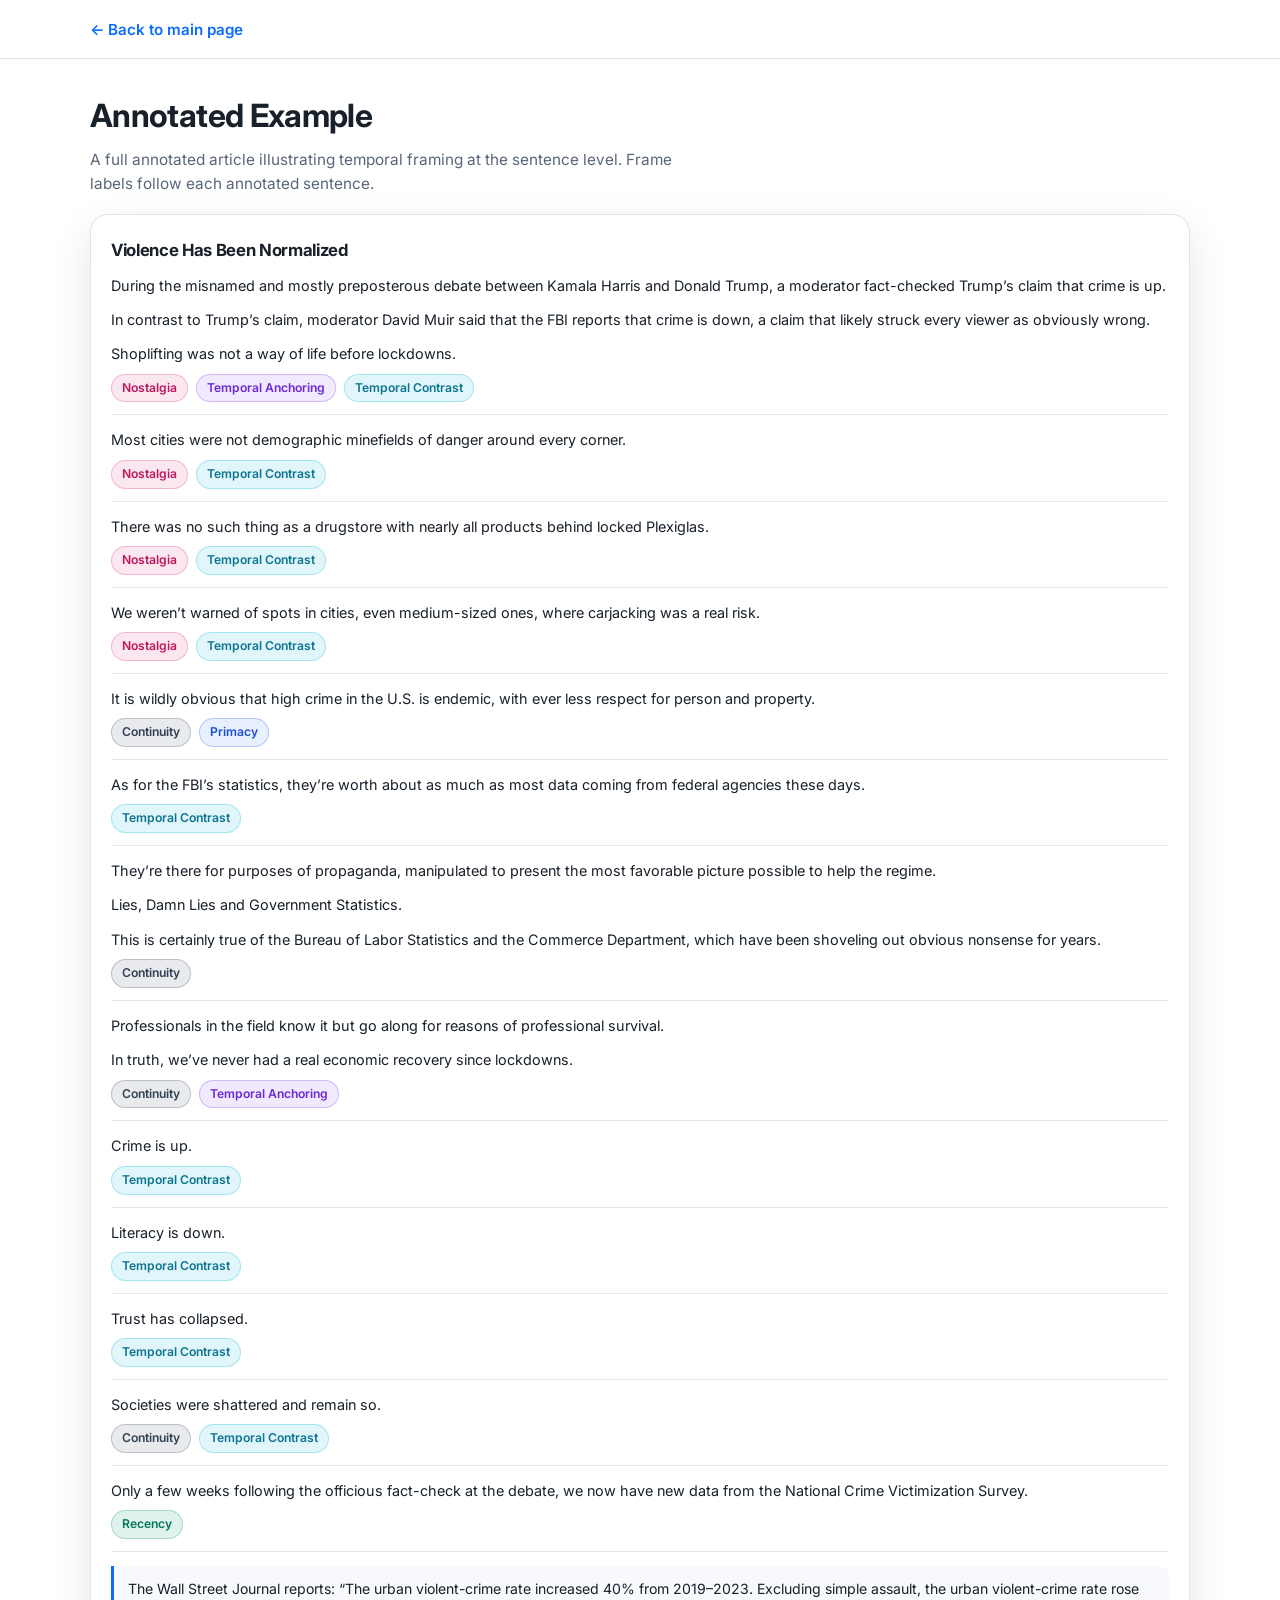
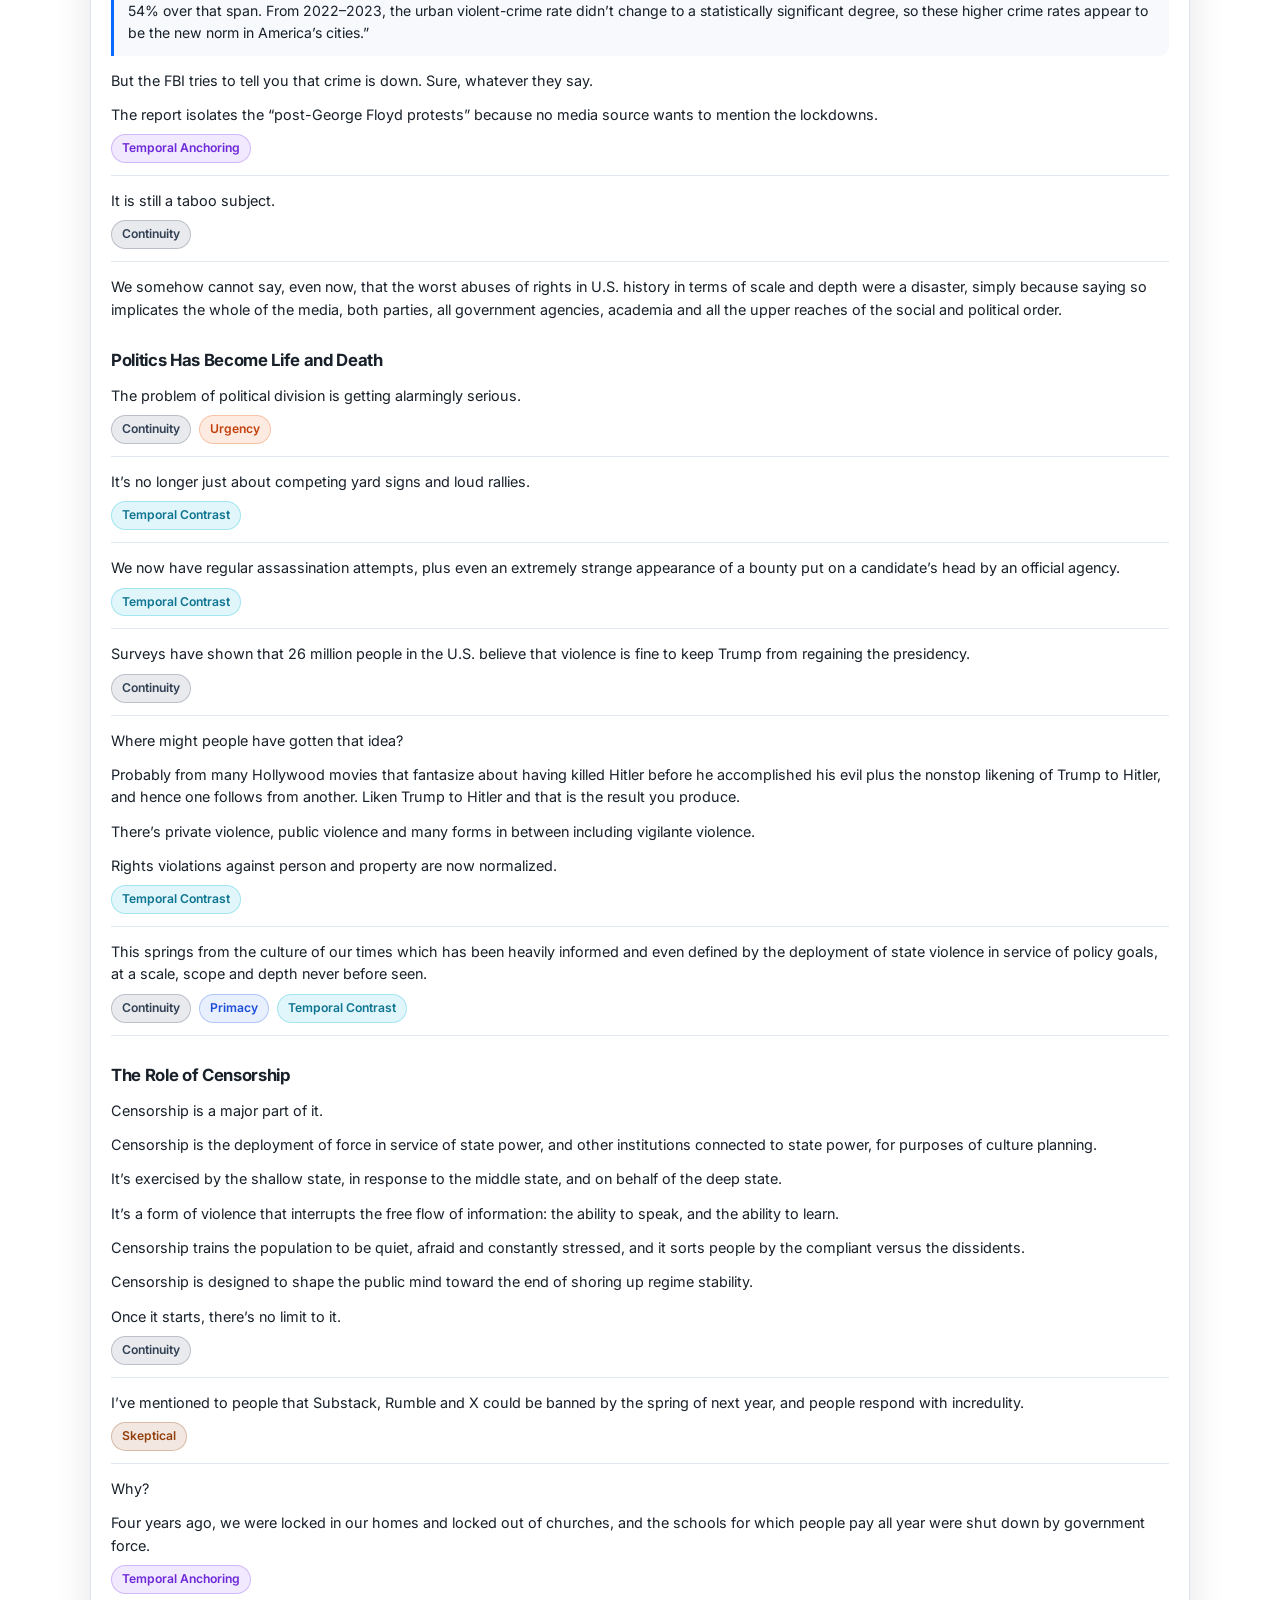
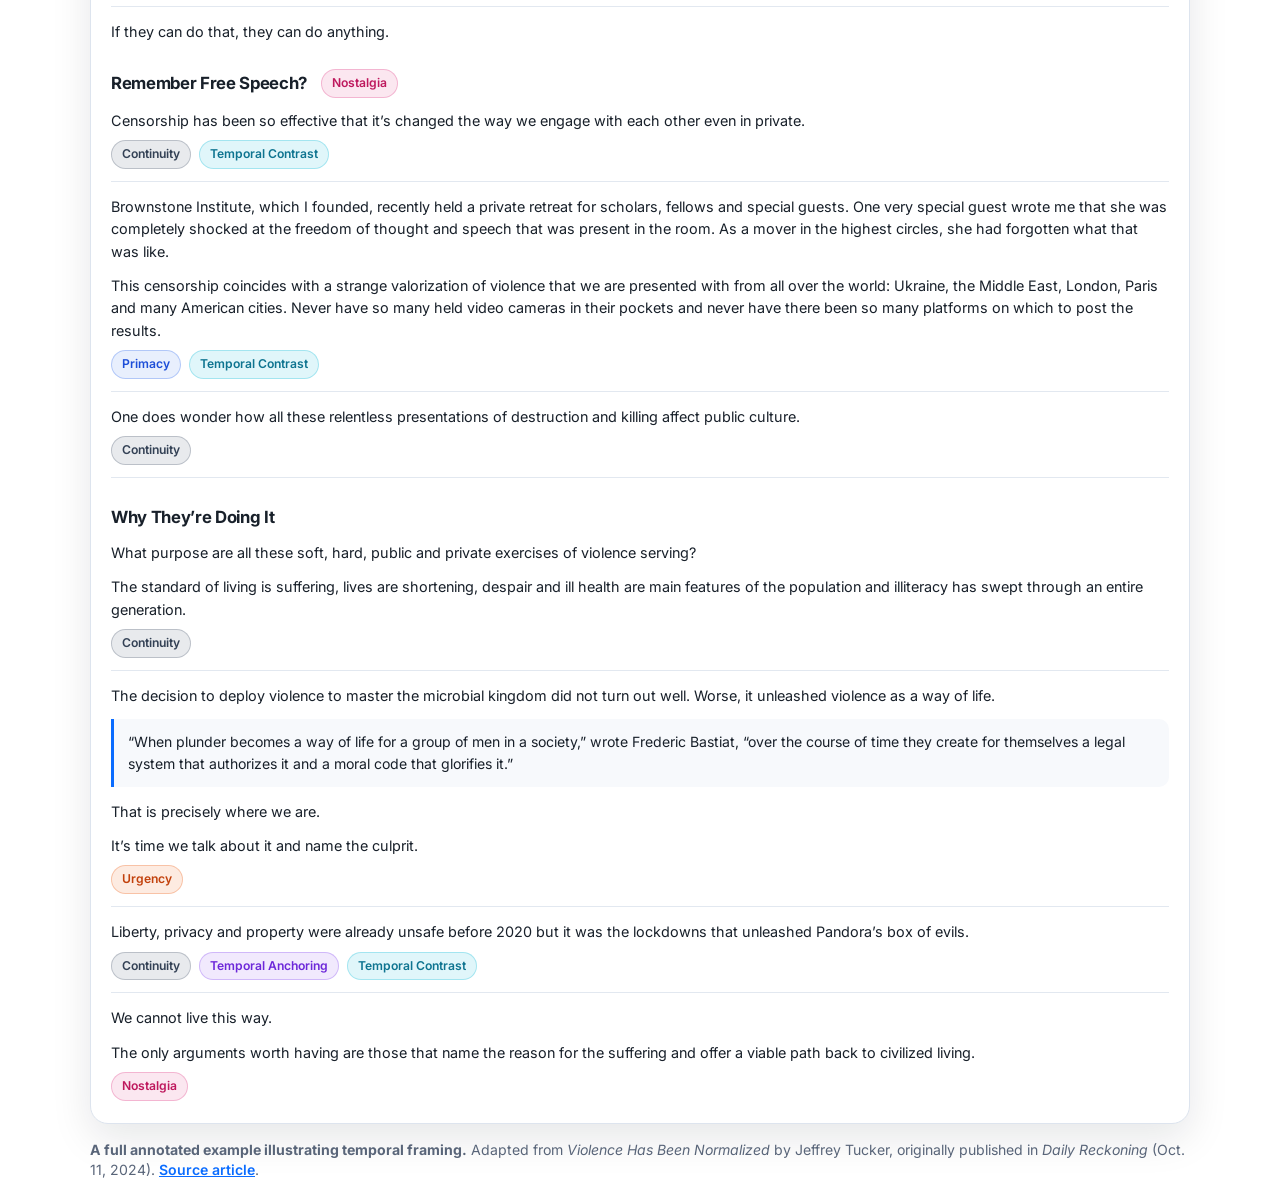
<file: docs/annotated-example.html>
<!DOCTYPE html>
<html lang="en">
<head>
  <meta charset="UTF-8" />
  <meta name="viewport" content="width=device-width, initial-scale=1.0" />
  <title>Annotated example — Temporal Framing in the News</title>
  <link rel="preconnect" href="https://fonts.googleapis.com">
  <link rel="preconnect" href="https://fonts.gstatic.com" crossorigin>
  <link href="https://fonts.googleapis.com/css2?family=Inter:wght@400;500;600;700;800&display=swap" rel="stylesheet">
  <link rel="stylesheet" href="styles.css" />
</head>
<body>
  <header class="anno-page-header">
    <div class="container">
      <a href="index.html" class="anno-back-link">← Back to main page</a>
    </div>
  </header>
  <main class="section anno-page-main">
    <div class="container">
      <h1 class="anno-page-title">Annotated Example</h1>
      <p class="anno-intro">A full annotated article illustrating temporal framing at the sentence level. Frame labels follow each annotated sentence.</p>
      <figure class="anno-figure">
          <div class="annotated-example" role="article" aria-label="Annotated article with temporal frame labels">
          <h3 class="anno-subhead">Violence Has Been Normalized</h3>
          <p class="anno-p">During the misnamed and mostly preposterous debate between Kamala Harris and Donald Trump, a moderator fact-checked Trump’s claim that crime is up.</p>
          <p class="anno-p">In contrast to Trump’s claim, moderator David Muir said that the FBI reports that crime is down, a claim that likely struck every viewer as obviously wrong.</p>
          <div class="anno-row">
            <p class="anno-text">Shoplifting was not a way of life before lockdowns.</p>
            <div class="anno-labels" aria-label="Frame labels"><span class="anno-chip anno-chip--nostalgia">Nostalgia</span><span class="anno-chip anno-chip--anchoring">Temporal Anchoring</span><span class="anno-chip anno-chip--contrast">Temporal Contrast</span></div>
          </div>
          <div class="anno-row">
            <p class="anno-text">Most cities were not demographic minefields of danger around every corner.</p>
            <div class="anno-labels" aria-label="Frame labels"><span class="anno-chip anno-chip--nostalgia">Nostalgia</span><span class="anno-chip anno-chip--contrast">Temporal Contrast</span></div>
          </div>
          <div class="anno-row">
            <p class="anno-text">There was no such thing as a drugstore with nearly all products behind locked Plexiglas.</p>
            <div class="anno-labels" aria-label="Frame labels"><span class="anno-chip anno-chip--nostalgia">Nostalgia</span><span class="anno-chip anno-chip--contrast">Temporal Contrast</span></div>
          </div>
          <div class="anno-row">
            <p class="anno-text">We weren’t warned of spots in cities, even medium-sized ones, where carjacking was a real risk.</p>
            <div class="anno-labels" aria-label="Frame labels"><span class="anno-chip anno-chip--nostalgia">Nostalgia</span><span class="anno-chip anno-chip--contrast">Temporal Contrast</span></div>
          </div>
          <div class="anno-row">
            <p class="anno-text">It is wildly obvious that high crime in the U.S. is endemic, with ever less respect for person and property.</p>
            <div class="anno-labels" aria-label="Frame labels"><span class="anno-chip anno-chip--continuity">Continuity</span><span class="anno-chip anno-chip--primacy">Primacy</span></div>
          </div>
          <div class="anno-row">
            <p class="anno-text">As for the FBI’s statistics, they’re worth about as much as most data coming from federal agencies these days.</p>
            <div class="anno-labels" aria-label="Frame labels"><span class="anno-chip anno-chip--contrast">Temporal Contrast</span></div>
          </div>
          <p class="anno-p">They’re there for purposes of propaganda, manipulated to present the most favorable picture possible to help the regime.</p>
          <p class="anno-p">Lies, Damn Lies and Government Statistics.</p>
          <div class="anno-row">
            <p class="anno-text">This is certainly true of the Bureau of Labor Statistics and the Commerce Department, which have been shoveling out obvious nonsense for years.</p>
            <div class="anno-labels" aria-label="Frame labels"><span class="anno-chip anno-chip--continuity">Continuity</span></div>
          </div>
          <p class="anno-p">Professionals in the field know it but go along for reasons of professional survival.</p>
          <div class="anno-row">
            <p class="anno-text">In truth, we’ve never had a real economic recovery since lockdowns.</p>
            <div class="anno-labels" aria-label="Frame labels"><span class="anno-chip anno-chip--continuity">Continuity</span><span class="anno-chip anno-chip--anchoring">Temporal Anchoring</span></div>
          </div>
          <div class="anno-row">
            <p class="anno-text">Crime is up.</p>
            <div class="anno-labels" aria-label="Frame labels"><span class="anno-chip anno-chip--contrast">Temporal Contrast</span></div>
          </div>
          <div class="anno-row">
            <p class="anno-text">Literacy is down.</p>
            <div class="anno-labels" aria-label="Frame labels"><span class="anno-chip anno-chip--contrast">Temporal Contrast</span></div>
          </div>
          <div class="anno-row">
            <p class="anno-text">Trust has collapsed.</p>
            <div class="anno-labels" aria-label="Frame labels"><span class="anno-chip anno-chip--contrast">Temporal Contrast</span></div>
          </div>
          <div class="anno-row">
            <p class="anno-text">Societies were shattered and remain so.</p>
            <div class="anno-labels" aria-label="Frame labels"><span class="anno-chip anno-chip--continuity">Continuity</span><span class="anno-chip anno-chip--contrast">Temporal Contrast</span></div>
          </div>
          <div class="anno-row">
            <p class="anno-text">Only a few weeks following the officious fact-check at the debate, we now have new data from the National Crime Victimization Survey.</p>
            <div class="anno-labels" aria-label="Frame labels"><span class="anno-chip anno-chip--recency">Recency</span></div>
          </div>
          <blockquote class="anno-quote">The Wall Street Journal reports: “The urban violent-crime rate increased 40% from 2019–2023. Excluding simple assault, the urban violent-crime rate rose 54% over that span. From 2022–2023, the urban violent-crime rate didn’t change to a statistically significant degree, so these higher crime rates appear to be the new norm in America’s cities.”</blockquote>
          <p class="anno-p">But the FBI tries to tell you that crime is down. Sure, whatever they say.</p>
          <div class="anno-row">
            <p class="anno-text">The report isolates the “post-George Floyd protests” because no media source wants to mention the lockdowns.</p>
            <div class="anno-labels" aria-label="Frame labels"><span class="anno-chip anno-chip--anchoring">Temporal Anchoring</span></div>
          </div>
          <div class="anno-row">
            <p class="anno-text">It is still a taboo subject.</p>
            <div class="anno-labels" aria-label="Frame labels"><span class="anno-chip anno-chip--continuity">Continuity</span></div>
          </div>
          <p class="anno-p">We somehow cannot say, even now, that the worst abuses of rights in U.S. history in terms of scale and depth were a disaster, simply because saying so implicates the whole of the media, both parties, all government agencies, academia and all the upper reaches of the social and political order.</p>
          <h3 class="anno-subhead">Politics Has Become Life and Death</h3>
          <div class="anno-row">
            <p class="anno-text">The problem of political division is getting alarmingly serious.</p>
            <div class="anno-labels" aria-label="Frame labels"><span class="anno-chip anno-chip--continuity">Continuity</span><span class="anno-chip anno-chip--urgency">Urgency</span></div>
          </div>
          <div class="anno-row">
            <p class="anno-text">It’s no longer just about competing yard signs and loud rallies.</p>
            <div class="anno-labels" aria-label="Frame labels"><span class="anno-chip anno-chip--contrast">Temporal Contrast</span></div>
          </div>
          <div class="anno-row">
            <p class="anno-text">We now have regular assassination attempts, plus even an extremely strange appearance of a bounty put on a candidate’s head by an official agency.</p>
            <div class="anno-labels" aria-label="Frame labels"><span class="anno-chip anno-chip--contrast">Temporal Contrast</span></div>
          </div>
          <div class="anno-row">
            <p class="anno-text">Surveys have shown that 26 million people in the U.S. believe that violence is fine to keep Trump from regaining the presidency.</p>
            <div class="anno-labels" aria-label="Frame labels"><span class="anno-chip anno-chip--continuity">Continuity</span></div>
          </div>
          <p class="anno-p">Where might people have gotten that idea?</p>
          <p class="anno-p">Probably from many Hollywood movies that fantasize about having killed Hitler before he accomplished his evil plus the nonstop likening of Trump to Hitler, and hence one follows from another. Liken Trump to Hitler and that is the result you produce.</p>
          <p class="anno-p">There’s private violence, public violence and many forms in between including vigilante violence.</p>
          <div class="anno-row">
            <p class="anno-text">Rights violations against person and property are now normalized.</p>
            <div class="anno-labels" aria-label="Frame labels"><span class="anno-chip anno-chip--contrast">Temporal Contrast</span></div>
          </div>
          <div class="anno-row">
            <p class="anno-text">This springs from the culture of our times which has been heavily informed and even defined by the deployment of state violence in service of policy goals, at a scale, scope and depth never before seen.</p>
            <div class="anno-labels" aria-label="Frame labels"><span class="anno-chip anno-chip--continuity">Continuity</span><span class="anno-chip anno-chip--primacy">Primacy</span><span class="anno-chip anno-chip--contrast">Temporal Contrast</span></div>
          </div>
          <h3 class="anno-subhead">The Role of Censorship</h3>
          <p class="anno-p">Censorship is a major part of it.</p>
          <p class="anno-p">Censorship is the deployment of force in service of state power, and other institutions connected to state power, for purposes of culture planning.</p>
          <p class="anno-p">It’s exercised by the shallow state, in response to the middle state, and on behalf of the deep state.</p>
          <p class="anno-p">It’s a form of violence that interrupts the free flow of information: the ability to speak, and the ability to learn.</p>
          <p class="anno-p">Censorship trains the population to be quiet, afraid and constantly stressed, and it sorts people by the compliant versus the dissidents.</p>
          <p class="anno-p">Censorship is designed to shape the public mind toward the end of shoring up regime stability.</p>
          <div class="anno-row">
            <p class="anno-text">Once it starts, there’s no limit to it.</p>
            <div class="anno-labels" aria-label="Frame labels"><span class="anno-chip anno-chip--continuity">Continuity</span></div>
          </div>
          <div class="anno-row">
            <p class="anno-text">I’ve mentioned to people that Substack, Rumble and X could be banned by the spring of next year, and people respond with incredulity.</p>
            <div class="anno-labels" aria-label="Frame labels"><span class="anno-chip anno-chip--skeptical">Skeptical</span></div>
          </div>
          <p class="anno-p">Why?</p>
          <div class="anno-row">
            <p class="anno-text">Four years ago, we were locked in our homes and locked out of churches, and the schools for which people pay all year were shut down by government force.</p>
            <div class="anno-labels" aria-label="Frame labels"><span class="anno-chip anno-chip--anchoring">Temporal Anchoring</span></div>
          </div>
          <p class="anno-p">If they can do that, they can do anything.</p>
          <div class="anno-subhead-row">
            <h3 class="anno-subhead">Remember Free Speech?</h3>
            <div class="anno-labels anno-labels--inline" aria-label="Frame labels"><span class="anno-chip anno-chip--nostalgia">Nostalgia</span></div>
          </div>
          <div class="anno-row">
            <p class="anno-text">Censorship has been so effective that it’s changed the way we engage with each other even in private.</p>
            <div class="anno-labels" aria-label="Frame labels"><span class="anno-chip anno-chip--continuity">Continuity</span><span class="anno-chip anno-chip--contrast">Temporal Contrast</span></div>
          </div>
          <p class="anno-p">Brownstone Institute, which I founded, recently held a private retreat for scholars, fellows and special guests. One very special guest wrote me that she was completely shocked at the freedom of thought and speech that was present in the room. As a mover in the highest circles, she had forgotten what that was like.</p>
          <div class="anno-row">
            <p class="anno-text">This censorship coincides with a strange valorization of violence that we are presented with from all over the world: Ukraine, the Middle East, London, Paris and many American cities. Never have so many held video cameras in their pockets and never have there been so many platforms on which to post the results.</p>
            <div class="anno-labels" aria-label="Frame labels"><span class="anno-chip anno-chip--primacy">Primacy</span><span class="anno-chip anno-chip--contrast">Temporal Contrast</span></div>
          </div>
          <div class="anno-row">
            <p class="anno-text">One does wonder how all these relentless presentations of destruction and killing affect public culture.</p>
            <div class="anno-labels" aria-label="Frame labels"><span class="anno-chip anno-chip--continuity">Continuity</span></div>
          </div>
          <h3 class="anno-subhead">Why They’re Doing It</h3>
          <p class="anno-p">What purpose are all these soft, hard, public and private exercises of violence serving?</p>
          <div class="anno-row">
            <p class="anno-text">The standard of living is suffering, lives are shortening, despair and ill health are main features of the population and illiteracy has swept through an entire generation.</p>
            <div class="anno-labels" aria-label="Frame labels"><span class="anno-chip anno-chip--continuity">Continuity</span></div>
          </div>
          <p class="anno-p">The decision to deploy violence to master the microbial kingdom did not turn out well. Worse, it unleashed violence as a way of life.</p>
          <blockquote class="anno-quote">“When plunder becomes a way of life for a group of men in a society,” wrote Frederic Bastiat, “over the course of time they create for themselves a legal system that authorizes it and a moral code that glorifies it.”</blockquote>
          <p class="anno-p">That is precisely where we are.</p>
          <div class="anno-row">
            <p class="anno-text">It’s time we talk about it and name the culprit.</p>
            <div class="anno-labels" aria-label="Frame labels"><span class="anno-chip anno-chip--urgency">Urgency</span></div>
          </div>
          <div class="anno-row">
            <p class="anno-text">Liberty, privacy and property were already unsafe before 2020 but it was the lockdowns that unleashed Pandora’s box of evils.</p>
            <div class="anno-labels" aria-label="Frame labels"><span class="anno-chip anno-chip--continuity">Continuity</span><span class="anno-chip anno-chip--anchoring">Temporal Anchoring</span><span class="anno-chip anno-chip--contrast">Temporal Contrast</span></div>
          </div>
          <p class="anno-p">We cannot live this way.</p>
          <div class="anno-row">
            <p class="anno-text">The only arguments worth having are those that name the reason for the suffering and offer a viable path back to civilized living.</p>
            <div class="anno-labels" aria-label="Frame labels"><span class="anno-chip anno-chip--nostalgia">Nostalgia</span></div>
          </div>
          </div>
          <figcaption class="anno-caption"><strong>A full annotated example illustrating temporal framing.</strong> Adapted from <cite>Violence Has Been Normalized</cite> by Jeffrey Tucker, originally published in <em>Daily Reckoning</em> (Oct. 11, 2024). <a href="https://dailyreckoning.com/violence-has-been-normalized/">Source article</a>.</figcaption>
        </figure>
    </div>
  </main>
</body>
</html>
</file>
<file: docs/styles.css>
:root {
  --bg: #0b1020;
  --card: #ffffff;
  --text: #18202a;
  --muted: #596579;
  --line: #dde4ee;
  --brand: #0a6cff;
  --brand-dark: #0853c7;
  --surface: #f7f9fc;
  --shadow: 0 14px 40px rgba(14, 20, 33, 0.10);
  --radius: 18px;
}

* { box-sizing: border-box; }
html { scroll-behavior: smooth; }
body {
  margin: 0;
  font-family: Inter, system-ui, -apple-system, BlinkMacSystemFont, "Segoe UI", sans-serif;
  color: var(--text);
  background: #fff;
  line-height: 1.65;
}
.container {
  width: min(1100px, calc(100% - 32px));
  margin: 0 auto;
}
.hero {
  position: relative;
}
.hero-brand {
  background: #fff;
  padding: 28px 0 24px;
  border-bottom: 1px solid var(--line);
  text-align: center;
}
.hero-brand .container {
  max-width: 360px;
}
.hero-acl-banner-link {
  display: block;
  width: 100%;
  max-width: 280px;
  margin: 0 auto;
  line-height: 0;
  border-radius: 10px;
  transition: opacity 0.15s ease;
}
.hero-acl-banner-link:hover {
  opacity: 0.9;
}
.hero-acl-banner-link:focus-visible {
  outline: 2px solid var(--brand);
  outline-offset: 4px;
}
.hero-acl-banner {
  display: block;
  width: 100%;
  height: auto;
  max-height: 56px;
  margin: 0;
  object-fit: contain;
  object-position: center;
}
.hero-title-row {
  background: var(--surface);
  padding: 28px 0 24px;
  border-bottom: 1px solid var(--line);
}
.hero-art-wrap {
  background: #fff;
  margin: 0;
  padding: 16px 20px 0;
  width: 100%;
  display: flex;
  justify-content: center;
  line-height: 0;
}
.hero-art-frame {
  position: relative;
  width: 100%;
  max-width: min(420px, 82vw);
  border-radius: 8px;
  overflow: hidden;
  background: #fff;
}
.hero-art {
  display: block;
  width: 100%;
  height: auto;
  max-width: 100%;
  vertical-align: bottom;
  border-radius: 8px;
  /* Subtle alpha fade on outer edges only (white shows through from .hero-art-frame) */
  -webkit-mask-image: radial-gradient(
    ellipse 120% 110% at 50% 50%,
    #000 0%,
    #000 78%,
    rgba(0, 0, 0, 0.55) 92%,
    transparent 100%
  );
  mask-image: radial-gradient(
    ellipse 120% 110% at 50% 50%,
    #000 0%,
    #000 78%,
    rgba(0, 0, 0, 0.55) 92%,
    transparent 100%
  );
  -webkit-mask-size: 100% 100%;
  mask-size: 100% 100%;
  -webkit-mask-repeat: no-repeat;
  mask-repeat: no-repeat;
}
.hero-lower {
  background: var(--surface);
  color: var(--text);
  padding: 40px 0 52px;
  border-top: 1px solid var(--line);
}
.hero-title {
  margin: 0;
  max-width: 100%;
  font-size: clamp(1.75rem, 4vw, 2.85rem);
  line-height: 1.15;
  letter-spacing: -0.03em;
  text-align: center;
  color: var(--text);
}
.authors-line {
  margin: 0 auto 18px;
  max-width: min(52rem, 100%);
  font-size: 1.02rem;
  line-height: 1.65;
  color: var(--text);
  text-align: center;
}
.authors-line sup {
  font-size: 0.72em;
  font-weight: 600;
  line-height: 0;
  margin-left: 0.04em;
}
.affil-wrap {
  text-align: center;
  margin-bottom: 18px;
}
.affil-line {
  margin: 0;
  font-size: 0.82rem;
  line-height: 1.55;
  color: var(--muted);
  text-align: center;
}
.affil-line + .affil-line {
  margin-top: 4px;
}
.affil-line sup {
  font-size: 0.78em;
  font-weight: 600;
  margin-right: 0.2em;
  line-height: 0;
}
.hero-email {
  margin: 0 auto 22px;
  text-align: center;
  font-size: 0.98rem;
  word-break: break-word;
}
.hero-email a {
  color: var(--brand);
  text-decoration: none;
}
.hero-email a:hover {
  text-decoration: underline;
}
h1 {
  margin: 0 0 14px;
  font-size: clamp(2.2rem, 5vw, 3.6rem);
  line-height: 1.08;
  letter-spacing: -0.03em;
}
.subtitle {
  max-width: 840px;
  margin-left: auto;
  margin-right: auto;
  text-align: center;
  font-size: 1.1rem;
  color: var(--muted);
  margin-bottom: 18px;
}
.hero-nav {
  display: grid;
  grid-template-columns: repeat(3, minmax(0, 1fr));
  grid-template-rows: repeat(2, auto);
  gap: 10px 12px;
  margin-top: 24px;
  max-width: 720px;
  margin-left: auto;
  margin-right: auto;
}
@media (max-width: 640px) {
  .hero-nav {
    grid-template-columns: repeat(2, minmax(0, 1fr));
    grid-template-rows: auto;
    max-width: 520px;
  }
}
@media (max-width: 380px) {
  .hero-nav {
    grid-template-columns: 1fr;
  }
}
.hero-nav .btn {
  font-size: 0.9rem;
  padding: 10px 14px;
  gap: 8px;
}
.hero-nav .btn-icon {
  flex-shrink: 0;
  width: 1.05em;
  height: 1.05em;
  display: block;
}
.hero-lower .btn-hero-quiet {
  opacity: 0.96;
  font-weight: 500;
}
.hero-lower .btn-hero-dataset {
  box-shadow: 0 4px 16px rgba(10, 108, 255, 0.28);
  padding-left: 18px;
  padding-right: 18px;
}
.btn {
  display: inline-flex;
  align-items: center;
  justify-content: center;
  padding: 12px 18px;
  border-radius: 12px;
  border: 1px solid transparent;
  font-weight: 600;
  font-family: inherit;
  font-size: 1rem;
  text-decoration: none;
  cursor: pointer;
  transition: transform .15s ease, background .15s ease, border-color .15s ease;
}
.btn:hover { transform: translateY(-1px); }
button.btn {
  -webkit-appearance: none;
  appearance: none;
}
.btn-primary {
  background: var(--brand);
  color: #fff;
}
.btn-primary:hover { background: var(--brand-dark); }
.btn-secondary {
  background: rgba(255,255,255,0.08);
  color: #fff;
  border-color: rgba(255,255,255,0.16);
}
main .btn-secondary,
.hero-lower .btn-secondary {
  background: #fff;
  color: var(--text);
  border-color: var(--line);
}
main > .section {
  padding: 6px 0;
}
main > .section:first-of-type {
  padding-top: 36px;
}
main > .section:last-of-type {
  padding-bottom: 56px;
}
.section.alt { background: var(--surface); }
#overview,
#contributions,
#access,
#citation {
  scroll-margin-top: 28px;
}
#dataset-snapshot,
#taxonomy {
  scroll-margin-top: 28px;
}
.section-details {
  border: 1px solid var(--line);
  border-radius: var(--radius);
  background: #fff;
  box-shadow: var(--shadow);
  overflow: hidden;
}
.section.alt .section-details {
  background: #fff;
}
.section-details + .section-details {
  margin-top: 6px;
}
details.section-details:not([open]) > .section-summary {
  padding: 12px 18px;
}
.section-summary {
  list-style: none;
  cursor: pointer;
  display: flex;
  align-items: center;
  justify-content: space-between;
  gap: 14px;
  padding: 16px 20px;
  margin: 0;
  user-select: none;
  position: relative;
}
.section-summary::-webkit-details-marker { display: none; }
.section-summary::marker { content: ""; }
.section-summary::after {
  content: "";
  flex-shrink: 0;
  width: 8px;
  height: 8px;
  margin-right: 6px;
  border-right: 2px solid var(--muted);
  border-bottom: 2px solid var(--muted);
  transform: translateY(-2px) rotate(45deg);
  transition: transform 0.2s ease;
}
details.section-details[open] > .section-summary::after {
  transform: translateY(2px) rotate(225deg);
}
.section-summary:focus-visible {
  outline: 2px solid var(--brand);
  outline-offset: -2px;
}
.section-summary-icon {
  flex-shrink: 0;
  display: block;
  color: var(--brand);
  opacity: 0.92;
}
.section-summary h2 {
  margin: 0;
  font-size: 2rem;
  letter-spacing: -0.02em;
  flex: 1;
  min-width: 0;
  text-align: left;
  line-height: 1.2;
}
.section-details-body {
  padding: 0 20px 22px;
  border-top: 1px solid var(--line);
}
.section-details-body--inline {
  display: flex;
  flex-wrap: wrap;
  align-items: center;
  gap: 12px;
  padding: 14px 20px 22px;
}
.anno-page-header {
  background: #fff;
  border-bottom: 1px solid var(--line);
  padding: 16px 0;
}
.anno-back-link {
  font-weight: 600;
  color: var(--brand);
  text-decoration: none;
  font-size: 0.95rem;
}
.anno-back-link:hover {
  text-decoration: underline;
}
.anno-page-main {
  padding-top: 40px;
}
.anno-page-title {
  margin: 0 0 14px;
  font-size: 2rem;
  letter-spacing: -0.02em;
}
.anno-intro {
  color: var(--muted);
  font-size: 0.96rem;
  margin: 0 0 18px;
  max-width: 62ch;
  line-height: 1.55;
}
.anno-figure {
  margin: 0;
}
.annotated-example {
  border: 1px solid var(--line);
  border-radius: var(--radius);
  background: #fff;
  padding: 22px 20px;
  font-size: 0.9rem;
  line-height: 1.55;
  box-shadow: var(--shadow);
}
.annotated-example .anno-text,
.annotated-example .anno-p {
  color: var(--text);
}
.annotated-example .anno-text {
  margin: 0 0 8px;
}
.annotated-example .anno-p {
  margin: 0 0 12px;
}
.annotated-example .anno-row {
  margin-bottom: 14px;
  padding-bottom: 12px;
  border-bottom: 1px solid rgba(221, 228, 238, 0.85);
}
.annotated-example > .anno-row:last-child {
  border-bottom: none;
  padding-bottom: 0;
  margin-bottom: 0;
}
.anno-subhead {
  font-size: 1.05rem;
  margin: 26px 0 12px;
  letter-spacing: -0.02em;
  color: var(--text);
}
.annotated-example > .anno-subhead:first-child {
  margin-top: 0;
}
.anno-subhead-row {
  display: flex;
  flex-wrap: wrap;
  align-items: center;
  gap: 10px 14px;
  margin: 26px 0 12px;
}
.anno-subhead-row .anno-subhead {
  margin: 0;
}
.anno-labels {
  display: flex;
  flex-wrap: wrap;
  gap: 6px 8px;
  align-items: center;
}
.anno-labels--inline {
  margin: 0;
}
.anno-chip {
  display: inline-block;
  font-size: 0.76rem;
  font-weight: 600;
  padding: 4px 10px;
  border-radius: 999px;
  border: 1px solid var(--line);
  white-space: nowrap;
}
.anno-chip--primacy { color: #1d4ed8; background: rgba(37, 99, 235, 0.1); border-color: rgba(37, 99, 235, 0.28); }
.anno-chip--recency { color: #047857; background: rgba(5, 150, 105, 0.12); border-color: rgba(5, 150, 105, 0.28); }
.anno-chip--urgency { color: #c2410c; background: rgba(234, 88, 12, 0.12); border-color: rgba(234, 88, 12, 0.28); }
.anno-chip--anchoring { color: #6d28d9; background: rgba(124, 58, 237, 0.11); border-color: rgba(124, 58, 237, 0.28); }
.anno-chip--nostalgia { color: #be185d; background: rgba(219, 39, 119, 0.11); border-color: rgba(219, 39, 119, 0.26); }
.anno-chip--contrast { color: #0e7490; background: rgba(6, 182, 212, 0.12); border-color: rgba(6, 182, 212, 0.28); }
.anno-chip--continuity { color: #334155; background: rgba(71, 85, 105, 0.12); border-color: rgba(71, 85, 105, 0.28); }
.anno-chip--skeptical { color: #92400e; background: rgba(146, 64, 14, 0.12); border-color: rgba(146, 64, 14, 0.28); }
.anno-quote {
  margin: 12px 0 14px;
  padding: 12px 14px;
  background: var(--surface);
  border-left: 3px solid var(--brand);
  border-radius: 0 10px 10px 0;
  font-size: 0.88rem;
  color: var(--text);
}
.anno-caption {
  margin-top: 16px;
  font-size: 0.88rem;
  color: var(--muted);
  line-height: 1.45;
}
.anno-caption a {
  color: var(--brand);
  font-weight: 600;
}
.anno-caption a:hover {
  text-decoration: underline;
}
.overview-grid {
  display: grid;
  grid-template-columns: repeat(auto-fit, minmax(260px, 1fr));
  gap: 16px;
  margin: 0;
  max-width: 100%;
  align-items: start;
}
.overview-tile {
  margin: 0;
  padding: 0;
  border-radius: 16px;
  border: 1px solid var(--line);
  background: #fff;
  box-shadow: var(--shadow);
  position: relative;
  overflow: hidden;
}
.overview-tile-summary {
  list-style: none;
  cursor: pointer;
  display: flex;
  align-items: center;
  justify-content: space-between;
  gap: 12px;
  padding: 20px 44px 20px 22px;
  margin: 0;
  position: relative;
  user-select: none;
}
.overview-tile-summary::-webkit-details-marker { display: none; }
.overview-tile-summary::marker { content: ""; }
.overview-tile-summary::after {
  content: "";
  position: absolute;
  right: 18px;
  top: 50%;
  width: 8px;
  height: 8px;
  border-right: 2px solid var(--muted);
  border-bottom: 2px solid var(--muted);
  transform: translateY(-60%) rotate(45deg);
  transition: transform 0.2s ease;
}
details[open].overview-tile .overview-tile-summary::after {
  transform: translateY(-30%) rotate(225deg);
}
.overview-tile-summary:focus-visible {
  outline: 2px solid var(--brand);
  outline-offset: -2px;
}
details[open].overview-tile > .overview-tile-summary {
  padding-bottom: 12px;
}
.overview-tile-summary .overview-tile-title {
  margin: 0;
}
.overview-tile::before {
  content: "";
  position: absolute;
  left: 0;
  top: 0;
  bottom: 0;
  width: 4px;
}
.overview-tile--a::before { background: #0a6cff; }
.overview-tile--b::before { background: #0a9f6e; }
.overview-tile--c::before { background: #7c3aed; }
.overview-tile--d::before { background: #e07000; }
.overview-tile--e::before { background: #0891b2; }
.overview-tile--f::before { background: #db2777; }
.overview-tile-title {
  margin: 0 0 10px;
  font-size: 1.05rem;
  font-weight: 700;
  letter-spacing: -0.02em;
  color: var(--text);
}
.overview-tile-text {
  margin: 0;
  padding: 0 22px 20px 22px;
  font-size: 0.96rem;
  line-height: 1.55;
  color: var(--text);
}
.overview-tile-text code {
  font-size: 0.9em;
}
.overview-spotlight {
  display: grid;
  grid-template-columns: repeat(auto-fit, minmax(260px, 1fr));
  gap: 14px;
  margin-top: 22px;
  padding-top: 22px;
  border-top: 1px solid var(--line);
}
.overview-spotlight-tile {
  display: flex;
  align-items: flex-start;
  gap: 14px;
  margin: 0;
  padding: 18px 18px 18px 16px;
  border-radius: 16px;
  border: 1px solid var(--line);
  background: #fff;
  box-shadow: var(--shadow);
  cursor: pointer;
  text-decoration: none;
  color: inherit;
  font: inherit;
  text-align: left;
  transition: transform 0.15s ease, box-shadow 0.15s ease;
  position: relative;
  overflow: hidden;
}
.overview-spotlight-tile::before {
  content: "";
  position: absolute;
  left: 0;
  top: 0;
  bottom: 0;
  width: 4px;
}
.overview-spotlight-tile--annotated::before { background: #db2777; }
.overview-spotlight-tile--datasheet::before { background: #ca8a04; }
.overview-spotlight-tile--paper::before { background: #7c3aed; }
.overview-spotlight-tile:hover {
  transform: translateY(-2px);
  box-shadow: 0 18px 36px rgba(14, 20, 33, 0.12);
}
.overview-spotlight-tile:focus-visible {
  outline: 2px solid var(--brand);
  outline-offset: 2px;
}
.overview-spotlight-icon {
  flex-shrink: 0;
  display: flex;
  align-items: center;
  justify-content: center;
  width: 44px;
  height: 44px;
  border-radius: 12px;
}
.overview-spotlight-tile--annotated .overview-spotlight-icon {
  color: #be185d;
  background: rgba(219, 39, 119, 0.11);
}
.overview-spotlight-tile--datasheet .overview-spotlight-icon {
  color: #a16207;
  background: rgba(202, 138, 4, 0.12);
}
.overview-spotlight-tile--paper .overview-spotlight-icon {
  color: #6d28d9;
  background: rgba(124, 58, 237, 0.11);
}
.overview-spotlight-copy {
  display: flex;
  flex-direction: column;
  gap: 4px;
  min-width: 0;
}
.overview-spotlight-kicker {
  font-size: 0.72rem;
  font-weight: 700;
  text-transform: uppercase;
  letter-spacing: 0.07em;
  color: var(--muted);
}
.overview-spotlight-title {
  font-size: 1.12rem;
  font-weight: 800;
  letter-spacing: -0.02em;
  color: var(--text);
}
.overview-spotlight-desc {
  font-size: 0.9rem;
  color: var(--muted);
  line-height: 1.45;
}
.contrib-grid {
  list-style: none;
  margin: 0;
  padding: 0;
  display: grid;
  grid-template-columns: repeat(2, minmax(0, 1fr));
  grid-template-rows: repeat(2, auto);
  gap: 18px;
  align-items: start;
}
.contrib-grid > li {
  min-width: 0;
  display: flex;
}
.contrib-grid > li > .contrib-card {
  flex: 1;
  min-width: 0;
}
@media (max-width: 720px) {
  .contrib-grid {
    grid-template-columns: 1fr;
    grid-template-rows: none;
  }
}
.contrib-card {
  position: relative;
  margin: 0;
  padding: 0;
  border-radius: var(--radius);
  border: 1px solid var(--line);
  box-shadow: var(--shadow);
  overflow: hidden;
}
.contrib-card::before {
  content: "";
  position: absolute;
  left: 0;
  top: 0;
  bottom: 0;
  width: 5px;
  z-index: 1;
}
.contrib-card--1 { background: linear-gradient(135deg, #f0f7ff 0%, #fff 55%); }
.contrib-card--1::before { background: #0a6cff; }
.contrib-card--2 { background: linear-gradient(135deg, #f3fff8 0%, #fff 55%); }
.contrib-card--2::before { background: #0a9f6e; }
.contrib-card--3 { background: linear-gradient(135deg, #fff8f0 0%, #fff 55%); }
.contrib-card--3::before { background: #e07000; }
.contrib-card--4 { background: linear-gradient(135deg, #f8f0ff 0%, #fff 55%); }
.contrib-card--4::before { background: #7c3aed; }
.contrib-summary {
  list-style: none;
  cursor: pointer;
  display: flex;
  flex-direction: row;
  align-items: center;
  gap: 12px;
  padding: 22px 44px 22px 24px;
  margin: 0;
  position: relative;
  user-select: none;
}
.contrib-summary::-webkit-details-marker { display: none; }
.contrib-summary::marker { content: ""; }
.contrib-summary::after {
  content: "";
  position: absolute;
  right: 18px;
  top: 50%;
  width: 8px;
  height: 8px;
  margin-top: -4px;
  border-right: 2px solid var(--muted);
  border-bottom: 2px solid var(--muted);
  transform: translateY(-50%) rotate(45deg);
  transition: transform 0.2s ease;
}
details[open].contrib-card > .contrib-summary::after {
  transform: translateY(-50%) rotate(225deg);
}
.contrib-summary:focus-visible {
  outline: 2px solid var(--brand);
  outline-offset: -2px;
}
details[open].contrib-card > .contrib-summary {
  padding-bottom: 12px;
}
.contrib-num {
  display: inline-flex;
  align-items: center;
  justify-content: center;
  width: 32px;
  height: 32px;
  border-radius: 10px;
  font-weight: 800;
  font-size: 0.95rem;
  color: #fff;
  flex-shrink: 0;
}
.contrib-card--1 .contrib-num { background: #0a6cff; }
.contrib-card--2 .contrib-num { background: #0a9f6e; }
.contrib-card--3 .contrib-num { background: #e07000; }
.contrib-card--4 .contrib-num { background: #7c3aed; }
.contrib-summary h3 {
  margin: 0;
  font-size: 1.2rem;
  flex: 1;
  min-width: 0;
  line-height: 1.25;
}
.contrib-card ul {
  margin: 0;
  padding: 0 22px 22px 28px;
  color: var(--text);
  font-size: 0.96rem;
  line-height: 1.55;
}
.contrib-card li + li {
  margin-top: 8px;
}
.contrib-card .contrib-figure {
  margin: 12px 22px 22px 28px;
  padding: 0;
  border-radius: 14px;
  overflow: hidden;
  border: 1px solid var(--line);
  background: #fff;
  box-shadow: 0 4px 16px rgba(14, 20, 33, 0.07);
}
.contrib-card .contrib-figure img {
  display: block;
  width: 100%;
  height: auto;
  vertical-align: bottom;
}
.contrib-figure-caption {
  margin: 0;
  padding: 10px 14px 12px;
  font-size: 0.88rem;
  color: var(--muted);
  line-height: 1.45;
  border-top: 1px solid var(--line);
  background: var(--surface);
}
h2 {
  margin: 0 0 18px;
  font-size: 2rem;
  letter-spacing: -0.02em;
}
h3 {
  margin-top: 0;
  margin-bottom: 10px;
  font-size: 1.15rem;
}
.grid {
  display: grid;
  gap: 18px;
}
.cards { grid-template-columns: repeat(auto-fit, minmax(220px, 1fr)); }
.two-col { grid-template-columns: repeat(auto-fit, minmax(280px, 1fr)); }
.card {
  background: var(--card);
  border: 1px solid var(--line);
  border-radius: var(--radius);
  box-shadow: var(--shadow);
  padding: 22px;
}
.stats {
  display: grid;
  gap: 16px;
  margin: 24px 0;
  width: 100%;
  max-width: 100%;
}
/* 2 rows × 4 columns; eight stat tiles spanning container width */
.stats-wide {
  grid-template-columns: repeat(4, minmax(0, 1fr));
  grid-template-rows: repeat(2, auto);
}
@media (max-width: 900px) {
  .stats-wide {
    grid-template-columns: repeat(2, minmax(0, 1fr));
    grid-template-rows: repeat(4, auto);
  }
}
@media (max-width: 480px) {
  .stats-wide {
    grid-template-columns: 1fr;
    grid-template-rows: none;
  }
}
.stat {
  background: #fff;
  border: 1px solid var(--line);
  border-radius: 16px;
  padding: 18px 16px;
  min-width: 0;
  text-align: center;
  box-shadow: var(--shadow);
  border-top: 4px solid var(--stat-accent, var(--line));
  transition: transform 0.15s ease, box-shadow 0.15s ease;
}
.stat:hover {
  transform: translateY(-2px);
  box-shadow: 0 18px 36px rgba(14, 20, 33, 0.12);
}
.stat--a { --stat-accent: #0a6cff; }
.stat--b { --stat-accent: #0a9f6e; }
.stat--c { --stat-accent: #e07000; }
.stat--d { --stat-accent: #7c3aed; }
.stat--e { --stat-accent: #db2777; }
.stat--f { --stat-accent: #0891b2; }
.stat--g { --stat-accent: #4f46e5; }
.stat--h { --stat-accent: #ca8a04; }
.stat-value {
  display: block;
  font-size: 1.65rem;
  font-weight: 800;
  color: var(--text);
  line-height: 1.15;
}
.stats-wide .stat {
  padding: 16px 14px;
}
.stats-wide .stat-value {
  font-size: 1.45rem;
}
.stats-wide .stat-label {
  font-size: 0.82rem;
  margin-top: 5px;
}
.stat-label {
  color: var(--muted);
  font-size: 0.88rem;
  line-height: 1.35;
  margin-top: 6px;
  display: block;
}
.clean-list {
  margin: 0;
  padding-left: 20px;
}
.clean-list li + li { margin-top: 8px; }
.tags {
  display: flex;
  flex-wrap: wrap;
  gap: 10px;
}
.tags span {
  display: inline-block;
  padding: 9px 12px;
  border-radius: 999px;
  background: #eef4ff;
  color: #0d3f9a;
  border: 1px solid #dbe7ff;
  font-weight: 600;
  font-size: 0.95rem;
}
.frame-hint {
  margin: 0 0 14px;
}
.frame-list {
  display: block;
}
.frame-grid {
  display: grid;
  grid-template-columns: repeat(2, minmax(0, 1fr));
  gap: 12px;
  align-items: start;
}
@media (max-width: 820px) {
  .frame-grid {
    grid-template-columns: 1fr;
  }
}
.frame-grid-col {
  display: flex;
  flex-direction: column;
  gap: 10px;
  min-width: 0;
}
.frame-details {
  border-radius: 14px;
  border: 1px solid var(--line);
  overflow: hidden;
  background: #fafbfd;
  transition: box-shadow 0.15s ease, border-color 0.15s ease;
}
.frame-details:hover {
  border-color: #c8d4e8;
}
.frame-details[open] {
  box-shadow: var(--shadow);
  background: #fff;
}
.frame-summary {
  list-style: none;
  cursor: pointer;
  padding: 12px 16px 12px 44px;
  font-weight: 700;
  font-size: 1rem;
  position: relative;
  user-select: none;
}
.frame-summary--rich {
  display: flex;
  flex-direction: column;
  align-items: flex-start;
  gap: 6px;
  padding-top: 14px;
  padding-bottom: 14px;
}
.frame-summary.frame-summary--rich::before {
  top: 1.35rem;
  transform: translateY(0) rotate(45deg);
}
.frame-details[open] .frame-summary.frame-summary--rich::before {
  transform: translateY(4px) rotate(225deg);
}
.fs-title {
  font-size: 1.02rem;
  line-height: 1.25;
  color: inherit;
}
.fs-lede {
  font-size: 0.86rem;
  font-weight: 500;
  line-height: 1.4;
  max-width: 56rem;
  color: rgba(24, 32, 42, 0.72);
}
.frame-summary:focus-visible {
  outline: 2px solid var(--brand);
  outline-offset: 2px;
}
.frame-summary::-webkit-details-marker { display: none; }
.frame-summary::marker { content: ""; }
.frame-summary::before {
  content: "";
  position: absolute;
  left: 14px;
  top: 50%;
  width: 10px;
  height: 10px;
  border-right: 2px solid var(--muted);
  border-bottom: 2px solid var(--muted);
  transform: translateY(-60%) rotate(45deg);
  transition: transform 0.2s ease;
}
.frame-details[open] .frame-summary::before {
  transform: translateY(-30%) rotate(225deg);
}
/* One distinct hue per frame (avoid indigo vs violet, or two ambers) */
.frame-details--primacy .frame-summary { background: linear-gradient(90deg, rgba(37, 99, 235, 0.13), transparent); color: #1d4ed8; }
.frame-details--recency .frame-summary { background: linear-gradient(90deg, rgba(5, 150, 105, 0.14), transparent); color: #047857; }
.frame-details--urgency .frame-summary { background: linear-gradient(90deg, rgba(234, 88, 12, 0.14), transparent); color: #c2410c; }
.frame-details--anchoring .frame-summary { background: linear-gradient(90deg, rgba(124, 58, 237, 0.13), transparent); color: #6d28d9; }
.frame-details--nostalgia .frame-summary { background: linear-gradient(90deg, rgba(219, 39, 119, 0.13), transparent); color: #be185d; }
.frame-details--contrast .frame-summary { background: linear-gradient(90deg, rgba(6, 182, 212, 0.14), transparent); color: #0e7490; }
.frame-details--continuity .frame-summary { background: linear-gradient(90deg, rgba(71, 85, 105, 0.14), transparent); color: #334155; }
.frame-details--skeptical .frame-summary { background: linear-gradient(90deg, rgba(146, 64, 14, 0.14), transparent); color: #92400e; }
.frame-body.frame-body--nested {
  padding: 12px;
  border-top: 1px solid var(--line);
  font-size: 0.94rem;
  line-height: 1.55;
  color: var(--text);
  display: flex;
  flex-direction: column;
  gap: 10px;
}
.nest-block {
  border-radius: 12px;
  border: 1px solid var(--line);
  overflow: hidden;
  background: #f9fafc;
}
.nest-block[open] {
  background: #fff;
  box-shadow: 0 4px 16px rgba(14, 20, 33, 0.07);
}
.nest-summary {
  list-style: none;
  cursor: pointer;
  padding: 12px 14px;
  font-weight: 600;
  font-size: 0.88rem;
  line-height: 1.35;
  user-select: none;
  display: flex;
  align-items: center;
}
.nest-summary-inner {
  display: flex;
  align-items: center;
  gap: 10px;
  min-width: 0;
  flex: 1;
}
.nest-summary-label {
  flex: 1;
  min-width: 0;
}
.nest-icon {
  flex-shrink: 0;
  display: block;
}
.nest-block--def .nest-icon { color: #2563eb; }
.nest-block--rhet .nest-icon { color: #7c3aed; }
.nest-block--pos .nest-icon { color: #059669; }
.nest-block--neg .nest-icon { color: #c2410c; }
.nest-summary::-webkit-details-marker { display: none; }
.nest-summary::marker { content: ""; }
.nest-summary:focus-visible {
  outline: 2px solid var(--brand);
  outline-offset: -2px;
}
.nest-body {
  padding: 0 14px 14px;
  font-size: 0.9rem;
  line-height: 1.55;
}
.nest-body em {
  font-style: italic;
}
.ex-accordion {
  padding: 0 8px 10px 8px;
  display: flex;
  flex-direction: column;
  gap: 8px;
}
.ex-item {
  border-radius: 10px;
  border: 1px solid var(--line);
  overflow: hidden;
  background: #fff;
}
.ex-item--pos {
  border-left: 3px solid #0a9f6e;
  background: linear-gradient(90deg, rgba(10, 159, 110, 0.05), #fff 40%);
}
.ex-item--neg {
  border-left: 3px solid #c2410c;
  background: linear-gradient(90deg, rgba(194, 65, 12, 0.05), #fff 40%);
}
.ex-sum {
  list-style: none;
  cursor: pointer;
  padding: 10px 12px;
  font-size: 0.84rem;
  font-weight: 600;
  line-height: 1.35;
  display: flex;
  align-items: flex-start;
  justify-content: space-between;
  gap: 10px;
  flex-wrap: wrap;
}
.ex-sum-quote {
  flex: 1;
  min-width: 0;
}
.ex-explain-chip {
  flex-shrink: 0;
  font-size: 0.68rem;
  font-weight: 700;
  text-transform: uppercase;
  letter-spacing: 0.04em;
  padding: 5px 9px;
  border-radius: 7px;
  border: 1px solid rgba(10, 108, 255, 0.22);
  background: rgba(10, 108, 255, 0.1);
  color: var(--brand);
  line-height: 1.2;
}
.ex-item--pos .ex-explain-chip {
  border-color: rgba(5, 150, 105, 0.25);
  background: rgba(10, 159, 110, 0.12);
  color: #047857;
}
.ex-item--neg .ex-explain-chip {
  border-color: rgba(194, 65, 12, 0.28);
  background: rgba(194, 65, 12, 0.1);
  color: #9a3412;
}
.ex-sum::-webkit-details-marker { display: none; }
.ex-sum::marker { content: ""; }
.ex-sum:focus-visible {
  outline: 2px solid var(--brand);
  outline-offset: -2px;
}
.ex-expl {
  margin: 0;
  padding: 0 12px 10px 14px;
  font-size: 0.82rem;
  line-height: 1.5;
  color: var(--muted);
  font-style: italic;
}
.paper-modal-text {
  margin: 0 0 8px;
  line-height: 1.6;
}
.section--access {
  padding-top: 12px;
}
.access-card-files {
  margin: 0;
}
.access-files-block {
  margin: 0 0 4px;
}
.access-files-heading {
  margin: 0 0 10px;
  font-size: 0.78rem;
  font-weight: 700;
  text-transform: uppercase;
  letter-spacing: 0.08em;
  color: var(--muted);
}
.access-download-wrap {
  display: flex;
  justify-content: center;
  margin: 14px 0 26px;
}
.access-hf-download-btn {
  min-width: 200px;
}
.access-datasheet {
  margin: 18px 0 0;
}
.access-datasheet .overview-spotlight-tile {
  width: 100%;
  box-sizing: border-box;
}
.md-rendered-wrap {
  max-width: 52rem;
  margin: 0 auto;
  overflow-x: auto;
}
.md-rendered {
  padding: 8px 0 48px;
  font-size: 0.98rem;
  line-height: 1.65;
  color: var(--text);
}
.md-rendered :first-child {
  margin-top: 0;
}
.md-rendered h1 {
  font-size: 1.85rem;
  font-weight: 800;
  letter-spacing: -0.02em;
  margin: 1.4em 0 0.5em;
  line-height: 1.2;
}
.md-rendered h1:first-child {
  margin-top: 0;
}
.md-rendered h2 {
  font-size: 1.35rem;
  font-weight: 700;
  margin: 1.5em 0 0.55em;
  padding-bottom: 0.35em;
  border-bottom: 1px solid var(--line);
  line-height: 1.25;
}
.md-rendered h3 {
  font-size: 1.1rem;
  font-weight: 700;
  margin: 1.25em 0 0.45em;
  line-height: 1.3;
}
.md-rendered h4 {
  font-size: 1rem;
  font-weight: 600;
  margin: 1.1em 0 0.4em;
}
.md-rendered p {
  margin: 0.65em 0;
}
.md-rendered ul,
.md-rendered ol {
  margin: 0.5em 0 0.65em;
  padding-left: 1.35rem;
}
.md-rendered li {
  margin: 0.25em 0;
}
.md-rendered strong {
  font-weight: 700;
}
.md-rendered code {
  font-size: 0.9em;
  padding: 0.12em 0.35em;
  border-radius: 6px;
  background: rgba(14, 22, 40, 0.06);
}
.md-rendered pre {
  overflow-x: auto;
  margin: 1em 0;
  padding: 14px 16px;
  border-radius: 12px;
  background: #0e1628;
  color: #f4f8ff;
  font-size: 0.88rem;
}
.md-rendered pre code {
  background: none;
  padding: 0;
  color: inherit;
  font-size: inherit;
}
.md-rendered table {
  width: 100%;
  border-collapse: collapse;
  margin: 1em 0;
  font-size: 0.92rem;
}
.md-rendered th,
.md-rendered td {
  border: 1px solid var(--line);
  padding: 8px 10px;
  text-align: left;
  vertical-align: top;
}
.md-rendered th {
  background: rgba(14, 22, 40, 0.04);
  font-weight: 600;
}
.md-rendered blockquote {
  margin: 0.85em 0;
  padding: 0.35em 0 0.35em 1rem;
  border-left: 4px solid var(--brand);
  color: var(--muted);
}
.md-rendered a {
  color: var(--brand);
  font-weight: 600;
  text-decoration: none;
}
.md-rendered a:hover {
  text-decoration: underline;
}
.md-rendered em {
  font-style: italic;
}
.md-loading {
  margin: 0;
}
.md-error {
  color: #b91c1c;
  margin: 0;
}
.md-rendered .pipeline-h-mini {
  display: flex;
  flex-wrap: wrap;
  align-items: center;
  justify-content: center;
  gap: 6px 10px;
  margin: 0.65em 0 1em;
  padding: 8px 12px;
  border-radius: 10px;
  background: rgba(10, 108, 255, 0.06);
  border: 1px solid rgba(10, 108, 255, 0.14);
  font-size: 0.86rem;
  font-weight: 600;
  letter-spacing: -0.01em;
  color: var(--text);
}
.md-rendered .pipeline-h-mini span:not(.ph-ar) {
  white-space: nowrap;
}
.md-rendered .pipeline-h-mini .ph-ar {
  color: var(--brand);
  font-weight: 800;
  user-select: none;
  opacity: 0.85;
}
.small { font-size: 0.92rem; }
.muted { color: var(--muted); }
.bibtex-wrap {
  border-radius: 14px;
  overflow: hidden;
  background: #0e1628;
  color: #f4f8ff;
  margin-top: 12px;
}
.bibtex-toolbar {
  display: flex;
  justify-content: space-between;
  align-items: center;
  gap: 12px;
  padding: 10px 14px;
  border-bottom: 1px solid rgba(255, 255, 255, 0.08);
}
.bibtex-toolbar-label {
  font-size: 0.72rem;
  font-weight: 700;
  text-transform: uppercase;
  letter-spacing: 0.07em;
  color: rgba(244, 248, 255, 0.5);
}
.bibtex-copy-btn {
  display: inline-flex;
  align-items: center;
  justify-content: center;
  padding: 8px;
  min-width: 36px;
  min-height: 36px;
  border-radius: 8px;
  background: rgba(255, 255, 255, 0.12);
  color: #f4f8ff;
  border: 1px solid rgba(255, 255, 255, 0.18);
  cursor: pointer;
  transition: background 0.15s ease;
}
.bibtex-copy-btn svg {
  display: block;
  flex-shrink: 0;
}
.bibtex-icon-hidden {
  display: none !important;
}
.bibtex-copy-btn:hover {
  background: rgba(255, 255, 255, 0.18);
}
.bibtex-copy-btn:focus-visible {
  outline: 2px solid #5b9cff;
  outline-offset: 2px;
}
.bibtex {
  overflow-x: auto;
  background: transparent;
  color: inherit;
  margin: 0;
  border-radius: 0;
  padding: 16px 18px 18px;
  white-space: pre-wrap;
}
.modal.hidden { display: none; }
.modal {
  position: fixed;
  inset: 0;
  z-index: 50;
}
.modal-backdrop {
  position: absolute;
  inset: 0;
  background: rgba(10, 16, 32, 0.6);
}
.modal-panel {
  position: relative;
  width: min(680px, calc(100% - 24px));
  margin: 8vh auto 0;
  background: #fff;
  border-radius: 20px;
  box-shadow: 0 28px 80px rgba(0,0,0,0.28);
  padding: 24px;
}
.checkbox {
  display: flex;
  gap: 12px;
  align-items: flex-start;
  margin-top: 14px;
}
.modal-actions {
  display: flex;
  justify-content: flex-end;
  gap: 10px;
  margin-top: 18px;
}
.disabled {
  opacity: 0.5;
  pointer-events: none;
}
code {
  font-family: ui-monospace, SFMono-Regular, Menlo, Consolas, monospace;
  font-size: 0.93em;
}
@media (max-width: 640px) {
  .hero-brand {
    padding: 20px 0 18px;
  }
  .hero-acl-banner-link {
    max-width: 240px;
  }
  .hero-acl-banner {
    max-height: 48px;
  }
  .authors-line {
    font-size: 0.95rem;
    text-align: left;
  }
  .modal-panel { margin-top: 4vh; padding: 18px; }
}
</file>
